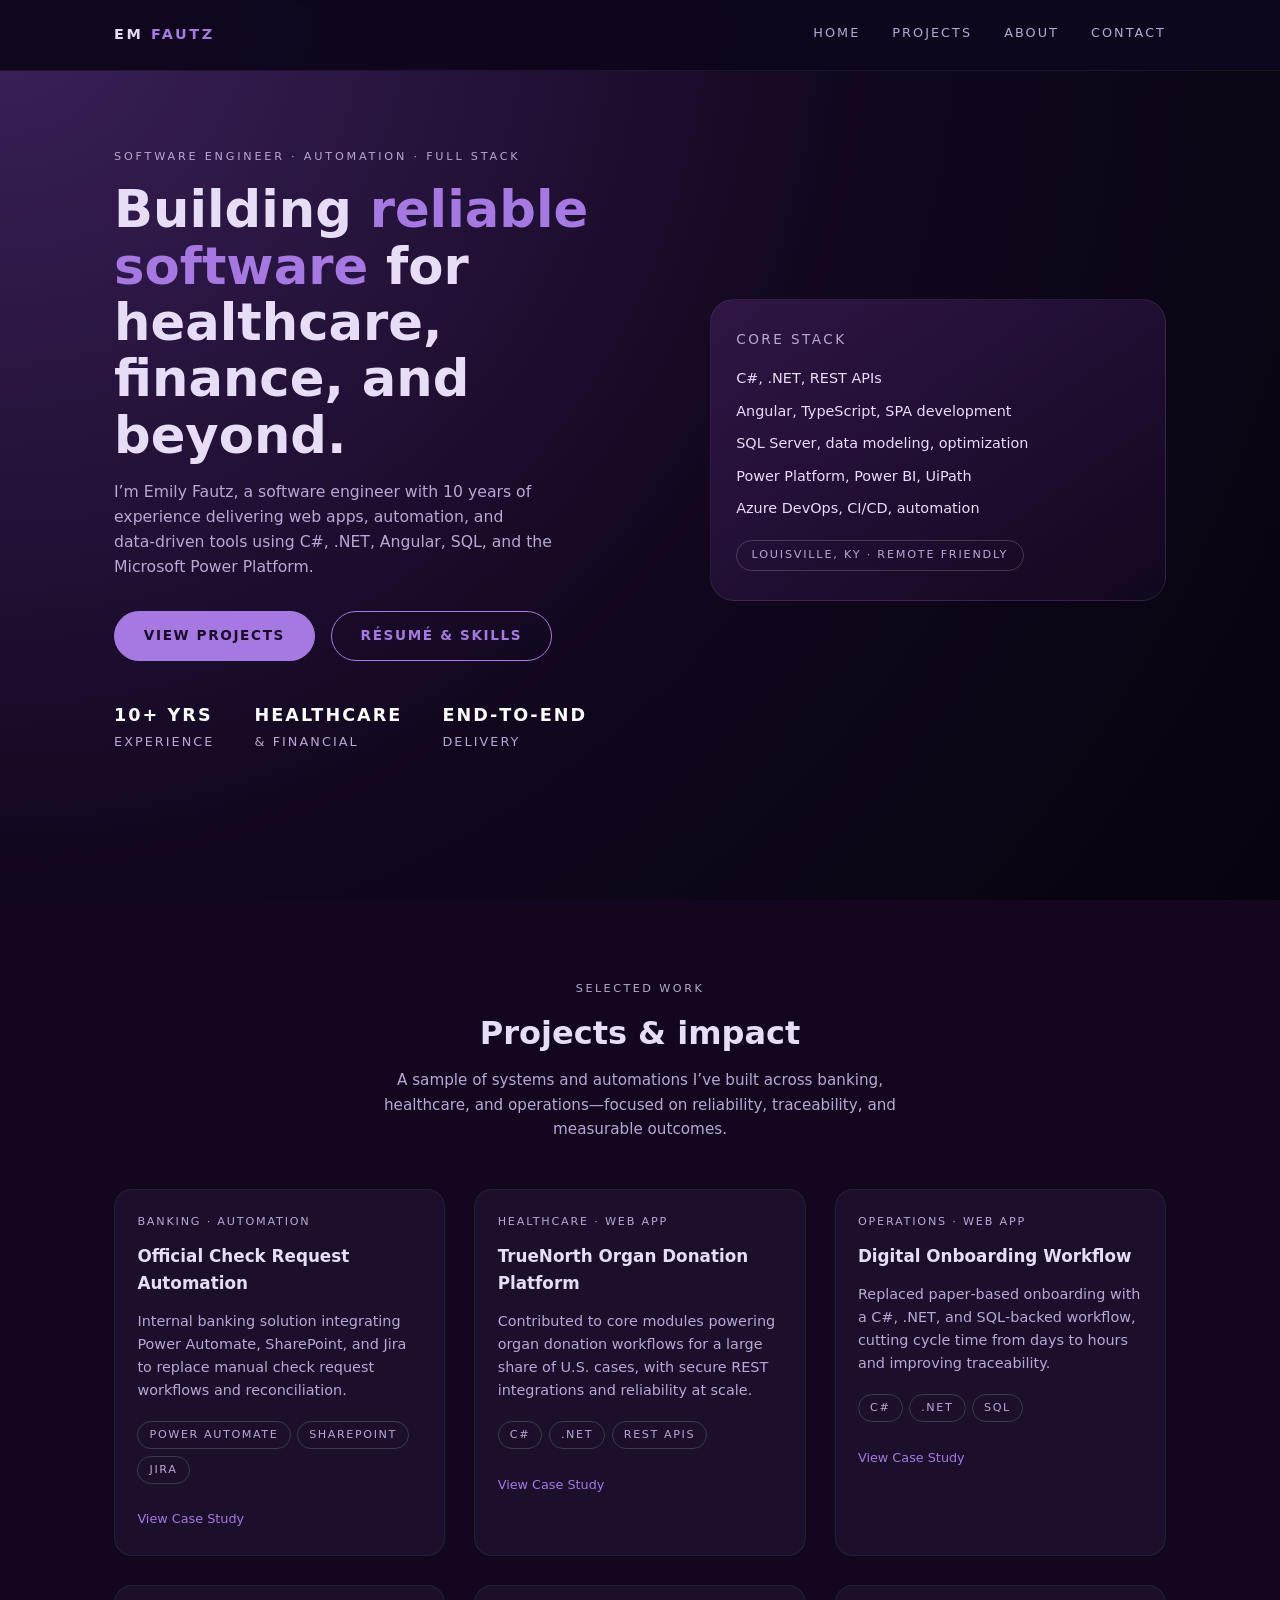
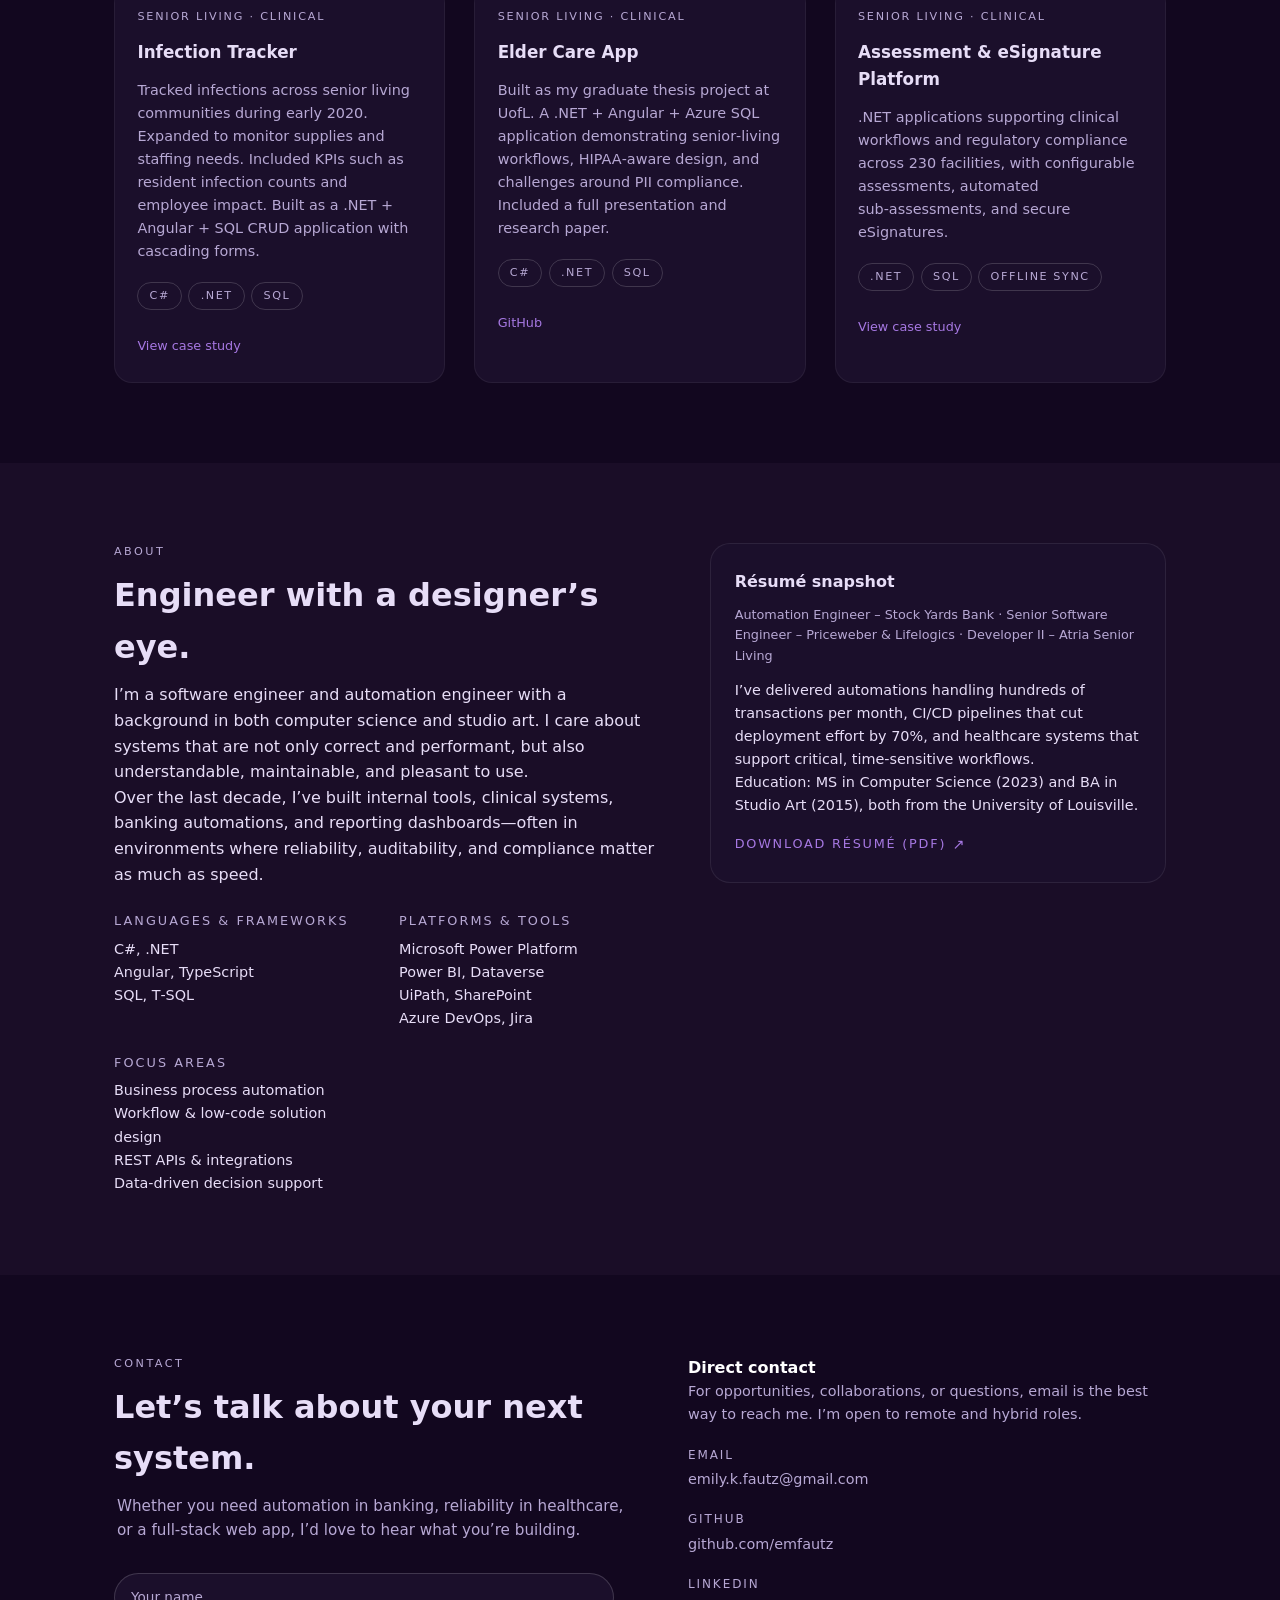
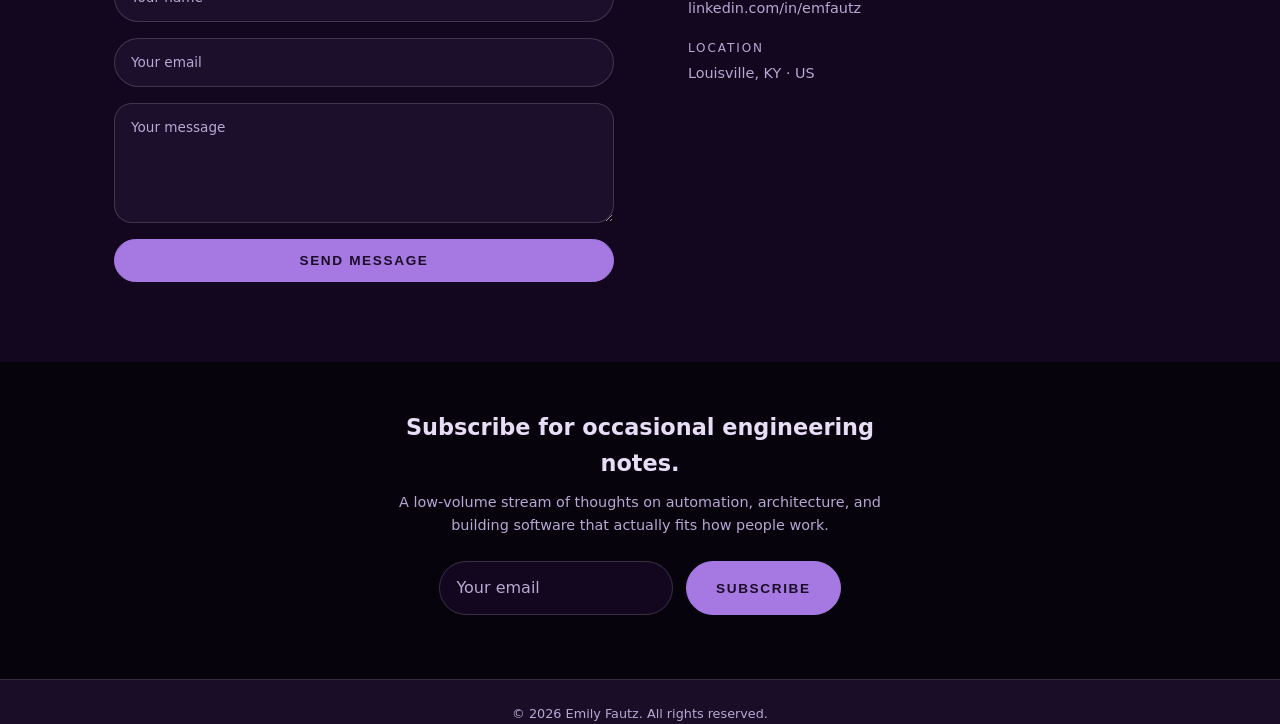
<file: index.html>
<!DOCTYPE html>
<html lang="en">
<head>
  <meta charset="UTF-8" />
  <title>Emily Fautz – Software Engineer</title>
  <meta name="viewport" content="width=device-width, initial-scale=1" />
  <link rel="stylesheet" href="styles.css">
</head>
<body>
  <header>
    <div class="container nav">
      <div class="logo">EM <span>FAUTZ</span></div>
      <nav class="nav-links">
        <a href="#home">Home</a>
        <a href="#projects">Projects</a>
        <a href="#about">About</a>
        <a href="#contact">Contact</a>
      </nav>
    </div>
  </header>

  <main id="home" class="hero">
    <div class="container hero-inner">
      <div>
        <div class="hero-kicker">Software engineer · automation · full stack</div>
        <h1 class="hero-title">
          Building <span>reliable software</span> for healthcare, finance, and beyond.
        </h1>
        <p class="hero-subtitle">
          I’m Emily Fautz, a software engineer with 10 years of experience delivering web apps, automation, and data‑driven
          tools using C#, .NET, Angular, SQL, and the Microsoft Power Platform.
        </p>
        <div class="hero-actions">
          <a href="#projects" class="btn">View projects</a>
          <a href="#about" class="btn btn-outline">Résumé & skills</a>
        </div>
        <div class="hero-meta">
          <div>
            <strong>10+ yrs</strong>
            experience
          </div>
          <div>
            <strong>Healthcare</strong>
            & financial
          </div>
          <div>
            <strong>End‑to‑end</strong>
            delivery
          </div>
        </div>
      </div>

      <aside class="hero-panel">
        <div class="hero-panel-title">Core stack</div>
        <ul class="hero-panel-list">
          <li>C#, .NET, REST APIs</li>
          <li>Angular, TypeScript, SPA development</li>
          <li>SQL Server, data modeling, optimization</li>
          <li>Power Platform, Power BI, UiPath</li>
          <li>Azure DevOps, CI/CD, automation</li>
        </ul>
        <div class="hero-panel-tag">Louisville, KY · Remote friendly</div>
      </aside>
    </div>
  </main>

  <section id="projects" class="projects">
    <div class="container">
      <div class="section-header">
        <div class="section-kicker">Selected work</div>
        <h2 class="section-title">Projects & impact</h2>
        <p class="section-subtitle">
          A sample of systems and automations I’ve built across banking, healthcare, and operations—focused on reliability,
          traceability, and measurable outcomes.
        </p>
      </div>

      <div class="projects-grid">
        <article class="project-card">
          <div class="project-tag">Banking · Automation</div>
          <h3 class="project-title">Official Check Request Automation</h3>
          <p class="project-desc">
            Internal banking solution integrating Power Automate, SharePoint, and Jira to replace manual check request
            workflows and reconciliation.
          </p>
          <div class="project-tech">
            <span class="badge">Power Automate</span>
            <span class="badge">SharePoint</span>
            <span class="badge">Jira</span>
          </div>
          <div class="project-links">
            <a href="case-official-check.html">View Case Study</a>
          </div>
        </article>

        <article class="project-card">
          <div class="project-tag">Healthcare · Web app</div>
          <h3 class="project-title">TrueNorth Organ Donation Platform</h3>
          <p class="project-desc">
            Contributed to core modules powering organ donation workflows for a large share of U.S. cases, with secure REST
            integrations and reliability at scale.
          </p>
          <div class="project-tech">
            <span class="badge">C#</span>
            <span class="badge">.NET</span>
            <span class="badge">REST APIs</span>
          </div>
          <div class="project-links">
            <a href="case-truenorth.html">View Case Study</a>
          </div>
        </article>

        <article class="project-card">
          <div class="project-tag">Operations · Web app</div>
          <h3 class="project-title">Digital Onboarding Workflow</h3>
          <p class="project-desc">
            Replaced paper‑based onboarding with a C#, .NET, and SQL‑backed workflow, cutting cycle time from days to hours
            and improving traceability.
          </p>
          <div class="project-tech">
            <span class="badge">C#</span>
            <span class="badge">.NET</span>
            <span class="badge">SQL</span>
          </div>
          <div class="project-links">
            <a href="case-onboarding.html">View Case Study</a>
          </div>
        </article>

        <article class="project-card">
          <div class="project-tag">Senior living · Clinical</div>
          <h3 class="project-title">Infection Tracker</h3>
          <p class="project-desc">
            Tracked infections across senior living communities during early 2020. Expanded to monitor supplies and staffing needs.
            Included KPIs such as resident infection counts and employee impact. Built as a .NET + Angular + SQL CRUD application
            with cascading forms.
          </p>
          <div class="project-tech">
            <span class="badge">C#</span>
            <span class="badge">.NET</span>
            <span class="badge">SQL</span>
          </div>
          <div class="project-links">
            <a href="case-infection-tracker.html">View case study</a>
          </div>
        </article>
        <article class="project-card">
          <div class="project-tag">Senior living · Clinical</div>
          <h3 class="project-title">Elder Care App</h3>
          <p class="project-desc">
            Built as my graduate thesis project at UofL. A .NET + Angular + Azure SQL application demonstrating senior‑living
            workflows, HIPAA‑aware design, and challenges around PII compliance. Included a full presentation and research paper.
          </p>
          <div class="project-tech">
            <span class="badge">C#</span>
            <span class="badge">.NET</span>
            <span class="badge">SQL</span>
          </div>
          <div class="project-links">
            <a href="https://github.com/emfautz/ElderCareApplication" target="_blank">GitHub</a>
          </div>
        </article>

      <article class="project-card">
        <div class="project-tag">Senior living · Clinical</div>
        <h3 class="project-title">Assessment & eSignature Platform</h3>
        <p class="project-desc">
          .NET applications supporting clinical workflows and regulatory compliance across 230 facilities, with configurable
          assessments, automated sub‑assessments, and secure eSignatures.
        </p>
        <div class="project-tech">
          <span class="badge">.NET</span>
          <span class="badge">SQL</span>
          <span class="badge">Offline sync</span>
        </div>
        <div class="project-links">
          <a href="case-assessment-esignature.html">View case study</a>
        </div>
      </article>

      </div>
    </div>
  </section>

  <section id="about" class="about">
    <div class="container about-inner">
      <div>
        <div class="section-kicker">About</div>
        <h2 class="section-title">Engineer with a designer’s eye.</h2>
        <p>
          I’m a software engineer and automation engineer with a background in both computer science and studio art.
          I care about systems that are not only correct and performant, but also understandable, maintainable, and
          pleasant to use.
        </p>
        <p>
          Over the last decade, I’ve built internal tools, clinical systems, banking automations, and reporting
          dashboards—often in environments where reliability, auditability, and compliance matter as much as speed.
        </p>

        <div class="skills-grid">
          <div>
            <div class="skills-group-title">Languages & frameworks</div>
            <ul class="skills-group-list">
              <li>C#, .NET</li>
              <li>Angular, TypeScript</li>
              <li>SQL, T‑SQL</li>
            </ul>
          </div>
          <div>
            <div class="skills-group-title">Platforms & tools</div>
            <ul class="skills-group-list">
              <li>Microsoft Power Platform</li>
              <li>Power BI, Dataverse</li>
              <li>UiPath, SharePoint</li>
              <li>Azure DevOps, Jira</li>
            </ul>
          </div>
          <div>
            <div class="skills-group-title">Focus areas</div>
            <ul class="skills-group-list">
              <li>Business process automation</li>
              <li>Workflow & low‑code solution design</li>
              <li>REST APIs & integrations</li>
              <li>Data‑driven decision support</li>
            </ul>
          </div>
        </div>
      </div>

      <aside class="resume-panel">
        <h3>Résumé snapshot</h3>
        <div class="resume-meta">
          Automation Engineer – Stock Yards Bank · Senior Software Engineer – Priceweber & Lifelogics · Developer II – Atria
          Senior Living
        </div>
        <p>
          I’ve delivered automations handling hundreds of transactions per month, CI/CD pipelines that cut deployment
          effort by 70%, and healthcare systems that support critical, time‑sensitive workflows.
        </p>
        <p>
          Education: MS in Computer Science (2023) and BA in Studio Art (2015), both from the University of Louisville.
        </p>
        <a class="resume-link" href="resume.pdf" download>Download résumé (PDF)</a>
      </aside>
    </div>
  </section>

  <section id="contact" class="contact">
    <div class="container contact-inner">
      <div>
        <div class="section-kicker">Contact</div>
        <h2 class="section-title">Let’s talk about your next system.</h2>
        <p class="section-subtitle">
          Whether you need automation in banking, reliability in healthcare, or a full‑stack web app, I’d love to hear
          what you’re building.
        </p>

      <form id="contact-form" class="contact-form">
        <div class="field"><input type="text" name="name" placeholder="Your name" required></div>
        <div class="field"><input type="email" name="email" placeholder="Your email" required></div>
        <div class="field"><textarea name="message" placeholder="Your message" required></textarea></div>
        
        
        

        <!-- Honeypot field -->
        <input type="text" name="_gotcha" style="display:none">
        <button type="submit" class="btn">Send Message</button>
      </form>
      </div>
      <!-- POPUP -->
      <div id="contact-popup" class="contact-popup">
        <p>Thank you! Your message has been sent.</p>
      </div>

      <div class="contact-info">
        <div>
          <h3>Direct contact</h3>
          <p>
            For opportunities, collaborations, or questions, email is the best way to reach me. I’m open to remote and
            hybrid roles.
          </p>
        </div>
        <div class="contact-item">
          <span>Email</span>
          <a href="mailto:emily.k.fautz@gmail.com">emily.k.fautz@gmail.com</a>
        </div>
        <div class="contact-item">
          <span>GitHub</span>
          <a href="https://github.com/emfautz" target="_blank">github.com/emfautz</a>
        </div>
        <div class="contact-item">
          <span>LinkedIn</span>
          <a href="https://linkedin.com/in/emfautz" target="_blank">linkedin.com/in/emfautz</a>
        </div>
        <div class="contact-item">
          <span>Location</span>
          Louisville, KY · US
        </div>
      </div>
    </div>
  </section>

  <section class="newsletter">
    <div class="container">
      <div class="newsletter-inner">
        <h3 class="newsletter-title">Subscribe for occasional engineering notes.</h3>
        <p class="newsletter-subtitle">
          A low‑volume stream of thoughts on automation, architecture, and building software that actually fits how people work.
        </p>

      <form id="subscribe-form" class="newsletter-form">
        <input type="email" name="email" placeholder="Your email" required>

        <!-- Honeypot -->
        <input type="text" name="_gotcha" style="display:none">

        <button type="submit" class="btn">Subscribe</button>
      </form>

      <!-- Popup -->
      <div id="subscribe-popup" class="contact-popup">
        <p>You're subscribed!</p>
      </div>
    </div> <!-- Closes newsletter-inner -->
  </div> <!-- Closes container -->
</section>

<footer>
  <div class="container">
    &copy; <span id="year"></span> Emily Fautz. All rights reserved.
  </div>
</footer>

<script src="main.js"></script>
</body>
</html>
</file>
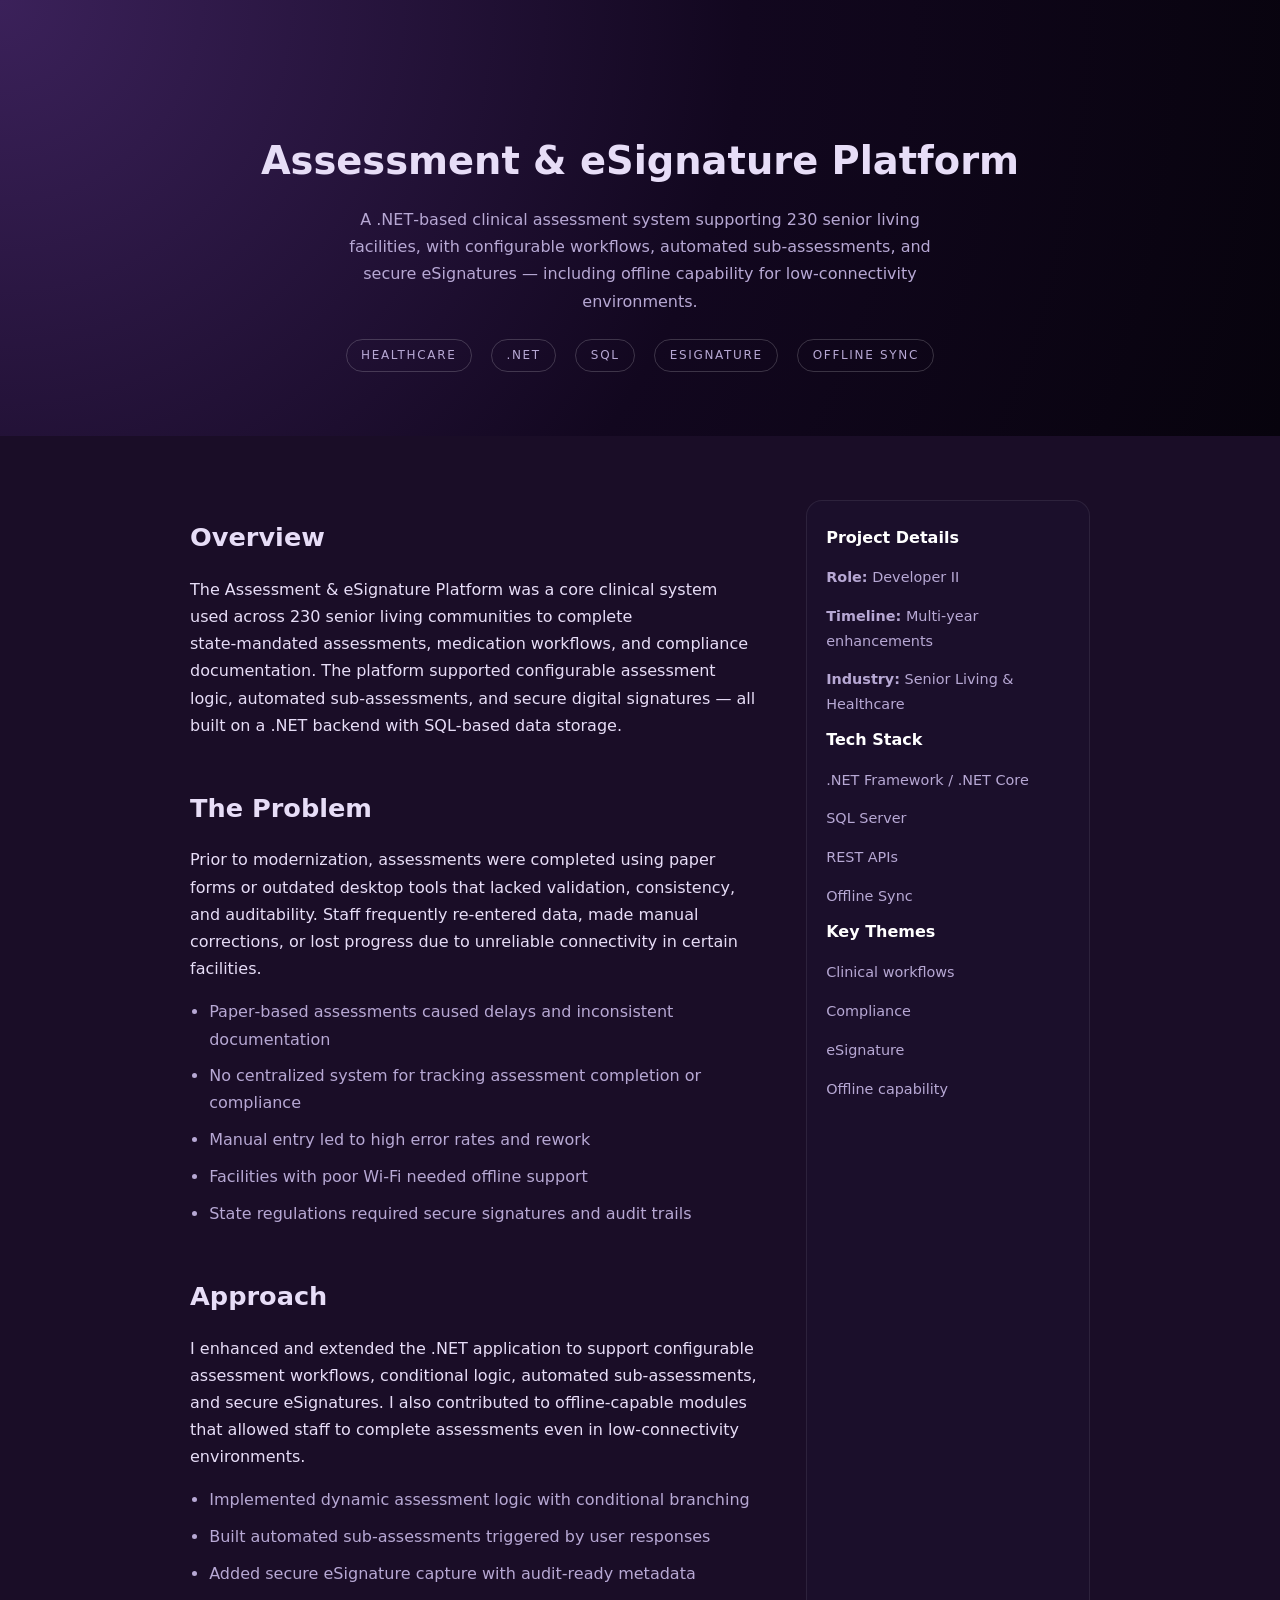
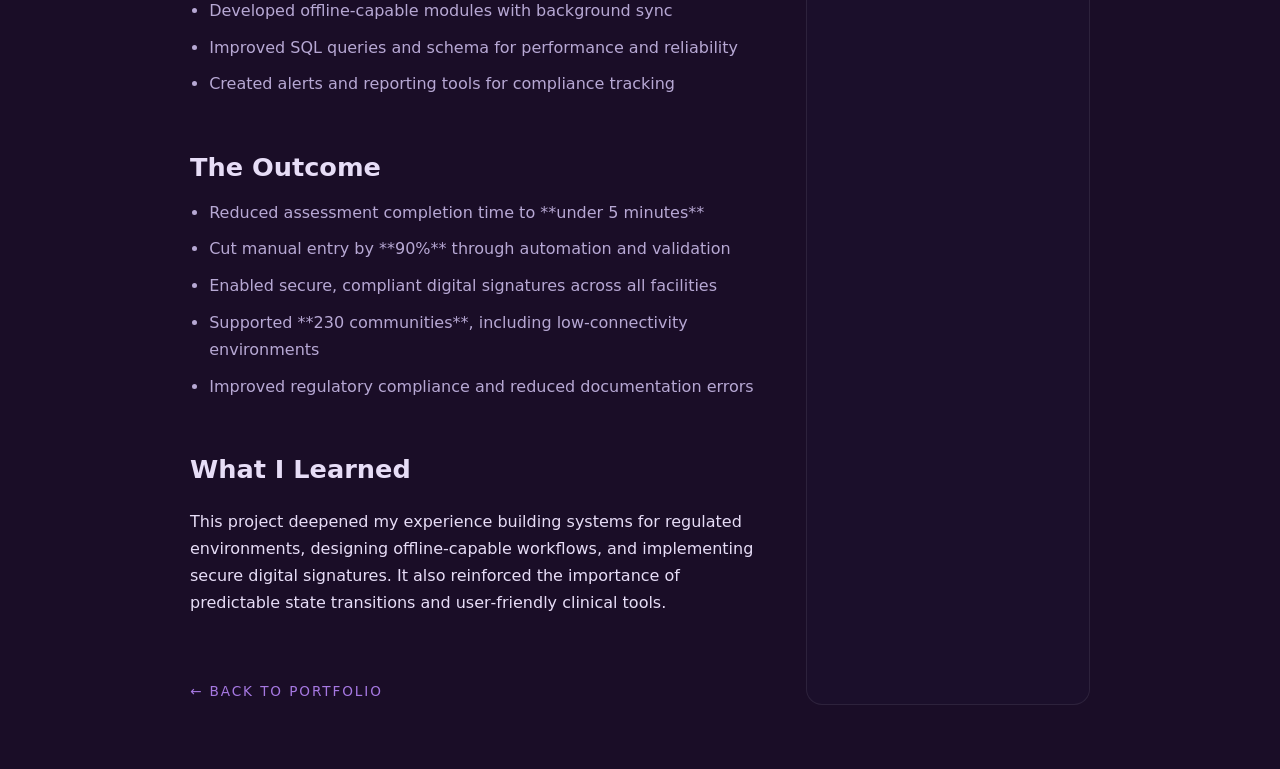
<file: case-assessment-esignature.html>
<!DOCTYPE html>
<html lang="en">
<head>
  <meta charset="UTF-8" />
  <meta name="viewport" content="width=device-width, initial-scale=1.0" />
  <title>Case Study – Assessment & eSignature Platform</title>

  <style>
    :root {
      --primary: #2F1645;
      --primary-dark: #1A0D27;
      --accent: #A678E2;
      --text: #e7ddf7;
      --text-muted: #b7a8d4;
      --bg: #12071f;
      --panel: #1b0f2b;
      --max-width: 900px;
    }

    body {
      margin: 0;
      font-family: system-ui, sans-serif;
      background: var(--primary-dark);
      color: var(--text);
      line-height: 1.7;
    }

    a {
      color: var(--accent);
      text-decoration: none;
    }

    .container {
      max-width: var(--max-width);
      margin: 0 auto;
      padding: 2rem 1.5rem 4rem;
    }

    /* Hero */
    .hero {
      padding: 6rem 1.5rem 4rem;
      background: radial-gradient(circle at top left, #3b215a 0, #12071f 55%, #07030d 100%);
      text-align: center;
    }

    .hero-title {
      font-size: 2.4rem;
      font-weight: 700;
      margin-bottom: 0.8rem;
    }

    .hero-subtitle {
      max-width: 600px;
      margin: 0.5rem auto 1.5rem;
      color: var(--text-muted);
      font-size: 1rem;
    }

    .hero-meta {
      display: flex;
      justify-content: center;
      gap: 1.2rem;
      flex-wrap: wrap;
      margin-top: 1rem;
    }

    .badge {
      padding: 0.35rem 0.9rem;
      border-radius: 999px;
      border: 1px solid rgba(255, 255, 255, 0.18);
      font-size: 0.75rem;
      text-transform: uppercase;
      letter-spacing: 0.14em;
      color: var(--text-muted);
    }

    /* Section headings */
    h2 {
      font-size: 1.6rem;
      margin-top: 3rem;
      margin-bottom: 0.6rem;
      font-weight: 700;
    }

    p {
      margin-bottom: 1rem;
      color: var(--text);
    }

    ul {
      margin: 0.5rem 0 1.5rem 1.2rem;
      padding: 0;
    }

    li {
      margin-bottom: 0.6rem;
      color: var(--text-muted);
    }

    /* Side panel */
    .side-panel {
      background: var(--panel);
      border: 1px solid rgba(255, 255, 255, 0.08);
      padding: 1.4rem 1.2rem;
      border-radius: 16px;
      margin-top: 2rem;
    }

    .side-panel h3 {
      margin-top: 0;
      margin-bottom: 0.6rem;
      font-size: 1rem;
      color: #fff;
    }

    .side-panel p {
      margin-bottom: 0.6rem;
      color: var(--text-muted);
      font-size: 0.9rem;
    }

    .back-link {
      display: inline-block;
      margin-top: 3rem;
      font-size: 0.85rem;
      text-transform: uppercase;
      letter-spacing: 0.14em;
      color: var(--accent);
    }

    .back-link::before {
      content: "← ";
      color: var(--accent);
    }

    @media (min-width: 900px) {
      .case-layout {
        display: grid;
        grid-template-columns: 2fr 1fr;
        gap: 3rem;
      }
    }
  </style>
</head>

<body>

  <!-- Hero -->
  <section class="hero">
    <h1 class="hero-title">Assessment & eSignature Platform</h1>
    <p class="hero-subtitle">
      A .NET‑based clinical assessment system supporting 230 senior living facilities, with configurable workflows,
      automated sub‑assessments, and secure eSignatures — including offline capability for low‑connectivity environments.
    </p>

    <div class="hero-meta">
      <span class="badge">Healthcare</span>
      <span class="badge">.NET</span>
      <span class="badge">SQL</span>
      <span class="badge">eSignature</span>
      <span class="badge">Offline Sync</span>
    </div>
  </section>

  <!-- Content -->
  <div class="container case-layout">

    <div>
      <h2>Overview</h2>
      <p>
        The Assessment & eSignature Platform was a core clinical system used across 230 senior living communities to
        complete state‑mandated assessments, medication workflows, and compliance documentation. The platform supported
        configurable assessment logic, automated sub‑assessments, and secure digital signatures — all built on a .NET
        backend with SQL‑based data storage.
      </p>

      <h2>The Problem</h2>
      <p>
        Prior to modernization, assessments were completed using paper forms or outdated desktop tools that lacked
        validation, consistency, and auditability. Staff frequently re‑entered data, made manual corrections, or lost
        progress due to unreliable connectivity in certain facilities.
      </p>

      <ul>
        <li>Paper‑based assessments caused delays and inconsistent documentation</li>
        <li>No centralized system for tracking assessment completion or compliance</li>
        <li>Manual entry led to high error rates and rework</li>
        <li>Facilities with poor Wi‑Fi needed offline support</li>
        <li>State regulations required secure signatures and audit trails</li>
      </ul>

      <h2>Approach</h2>
      <p>
        I enhanced and extended the .NET application to support configurable assessment workflows, conditional logic,
        automated sub‑assessments, and secure eSignatures. I also contributed to offline‑capable modules that allowed staff
        to complete assessments even in low‑connectivity environments.
      </p>

      <ul>
        <li>Implemented dynamic assessment logic with conditional branching</li>
        <li>Built automated sub‑assessments triggered by user responses</li>
        <li>Added secure eSignature capture with audit‑ready metadata</li>
        <li>Developed offline‑capable modules with background sync</li>
        <li>Improved SQL queries and schema for performance and reliability</li>
        <li>Created alerts and reporting tools for compliance tracking</li>
      </ul>

      <h2>The Outcome</h2>
      <ul>
        <li>Reduced assessment completion time to **under 5 minutes**</li>
        <li>Cut manual entry by **90%** through automation and validation</li>
        <li>Enabled secure, compliant digital signatures across all facilities</li>
        <li>Supported **230 communities**, including low‑connectivity environments</li>
        <li>Improved regulatory compliance and reduced documentation errors</li>
      </ul>

      <h2>What I Learned</h2>
      <p>
        This project deepened my experience building systems for regulated environments, designing offline‑capable
        workflows, and implementing secure digital signatures. It also reinforced the importance of predictable state
        transitions and user‑friendly clinical tools.
      </p>

      <a href="index.html" class="back-link">Back to portfolio</a>
    </div>

    <!-- Side Panel -->
    <aside class="side-panel">
      <h3>Project Details</h3>
      <p><strong>Role:</strong> Developer II</p>
      <p><strong>Timeline:</strong> Multi‑year enhancements</p>
      <p><strong>Industry:</strong> Senior Living & Healthcare</p>

      <h3>Tech Stack</h3>
      <p>.NET Framework / .NET Core</p>
      <p>SQL Server</p>
      <p>REST APIs</p>
      <p>Offline Sync</p>

      <h3>Key Themes</h3>
      <p>Clinical workflows</p>
      <p>Compliance</p>
      <p>eSignature</p>
      <p>Offline capability</p>
    </aside>

  </div>

</body>
</html>
</file>
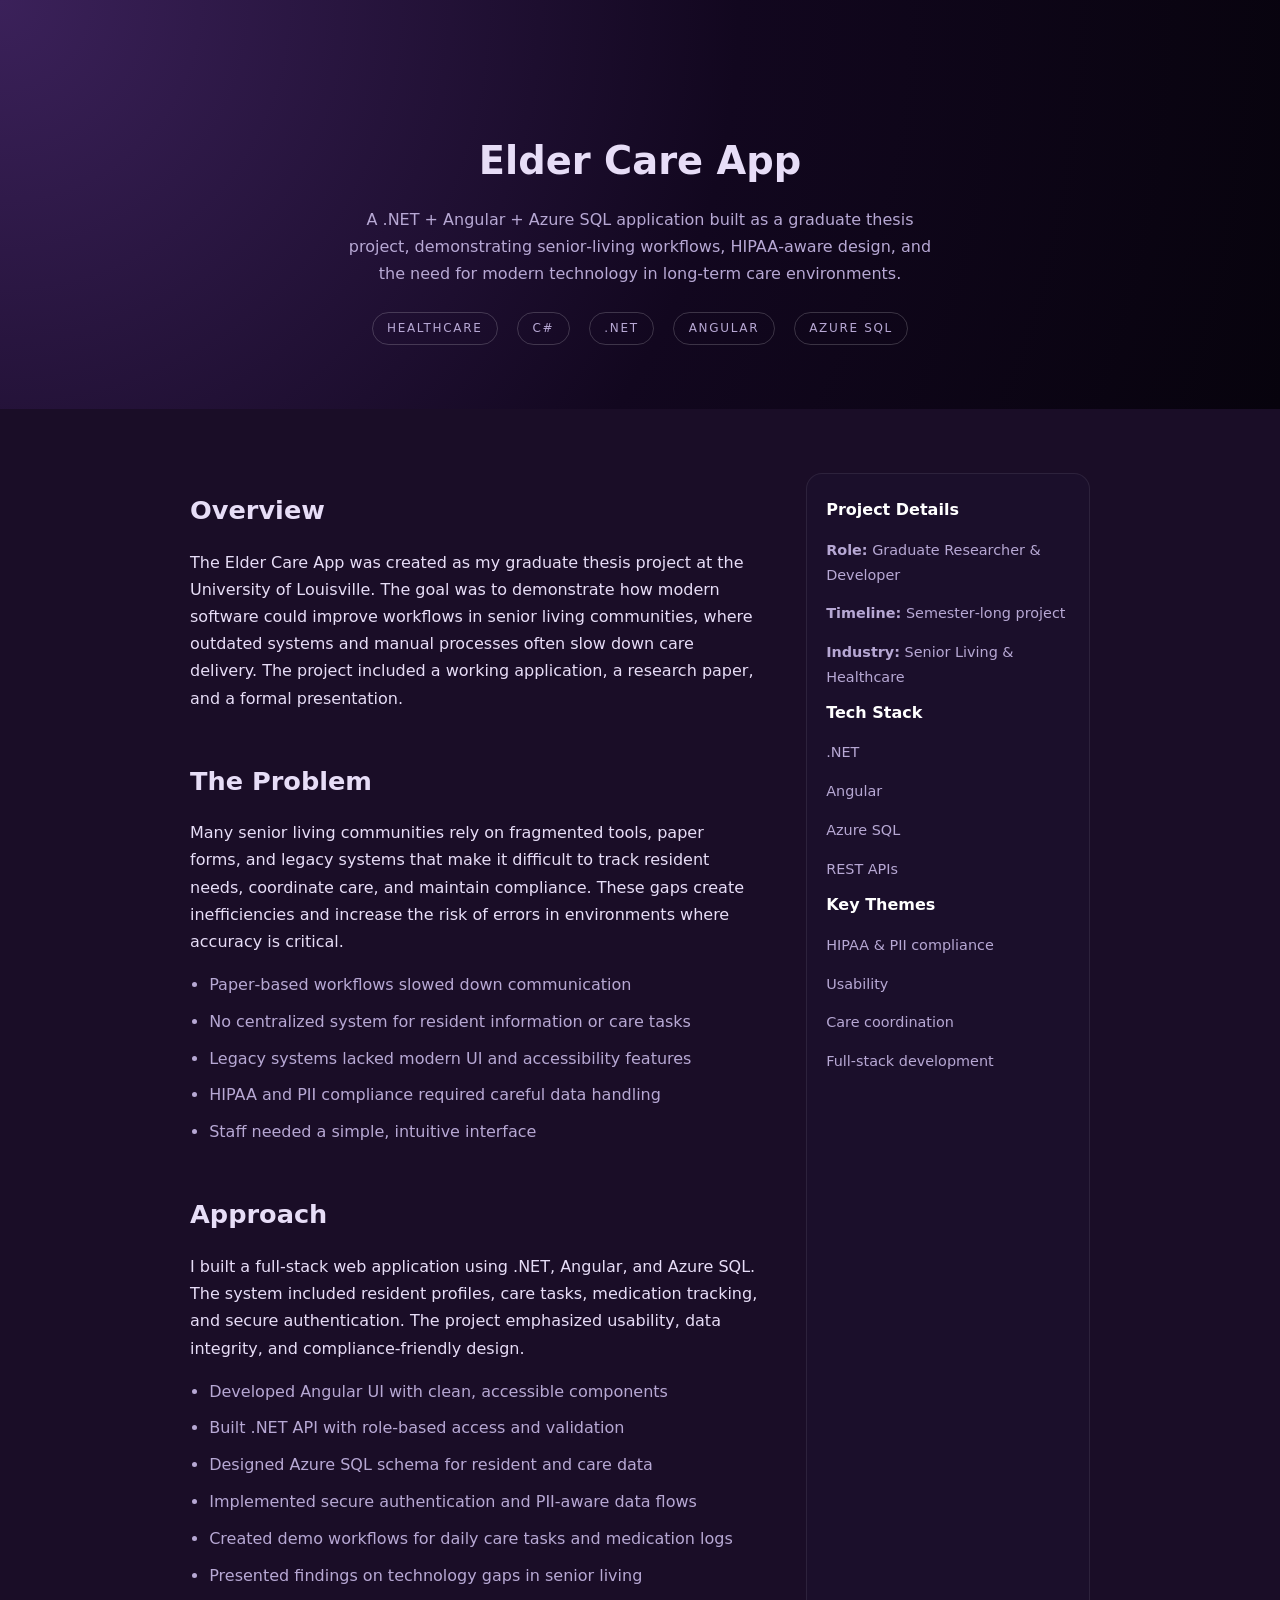
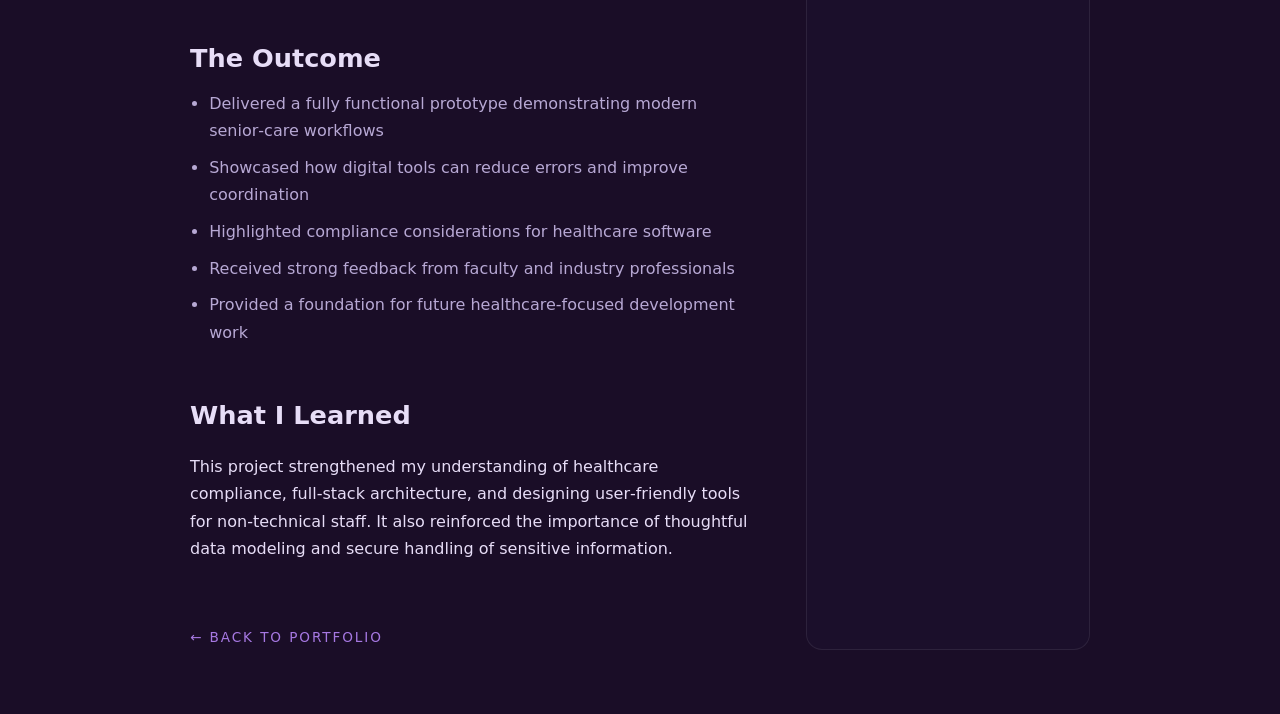
<file: case-elder-care.html>
<!DOCTYPE html>
<html lang="en">
<head>
  <meta charset="UTF-8" />
  <meta name="viewport" content="width=device-width, initial-scale=1.0" />
  <title>Case Study – Elder Care App</title>

  <style>
    :root {
      --primary: #2F1645;
      --primary-dark: #1A0D27;
      --accent: #A678E2;
      --text: #e7ddf7;
      --text-muted: #b7a8d4;
      --bg: #12071f;
      --panel: #1b0f2b;
      --max-width: 900px;
    }

    body {
      margin: 0;
      font-family: system-ui, sans-serif;
      background: var(--primary-dark);
      color: var(--text);
      line-height: 1.7;
    }

    a {
      color: var(--accent);
      text-decoration: none;
    }

    .container {
      max-width: var(--max-width);
      margin: 0 auto;
      padding: 2rem 1.5rem 4rem;
    }

    /* Hero */
    .hero {
      padding: 6rem 1.5rem 4rem;
      background: radial-gradient(circle at top left, #3b215a 0, #12071f 55%, #07030d 100%);
      text-align: center;
    }

    .hero-title {
      font-size: 2.4rem;
      font-weight: 700;
      margin-bottom: 0.8rem;
    }

    .hero-subtitle {
      max-width: 600px;
      margin: 0.5rem auto 1.5rem;
      color: var(--text-muted);
      font-size: 1rem;
    }

    .hero-meta {
      display: flex;
      justify-content: center;
      gap: 1.2rem;
      flex-wrap: wrap;
      margin-top: 1rem;
    }

    .badge {
      padding: 0.35rem 0.9rem;
      border-radius: 999px;
      border: 1px solid rgba(255, 255, 255, 0.18);
      font-size: 0.75rem;
      text-transform: uppercase;
      letter-spacing: 0.14em;
      color: var(--text-muted);
    }

    /* Section headings */
    h2 {
      font-size: 1.6rem;
      margin-top: 3rem;
      margin-bottom: 0.6rem;
      font-weight: 700;
    }

    p {
      margin-bottom: 1rem;
      color: var(--text);
    }

    ul {
      margin: 0.5rem 0 1.5rem 1.2rem;
      padding: 0;
    }

    li {
      margin-bottom: 0.6rem;
      color: var(--text-muted);
    }

    /* Side panel */
    .side-panel {
      background: var(--panel);
      border: 1px solid rgba(255, 255, 255, 0.08);
      padding: 1.4rem 1.2rem;
      border-radius: 16px;
      margin-top: 2rem;
    }

    .side-panel h3 {
      margin-top: 0;
      margin-bottom: 0.6rem;
      font-size: 1rem;
      color: #fff;
    }

    .side-panel p {
      margin-bottom: 0.6rem;
      color: var(--text-muted);
      font-size: 0.9rem;
    }

    .back-link {
      display: inline-block;
      margin-top: 3rem;
      font-size: 0.85rem;
      text-transform: uppercase;
      letter-spacing: 0.14em;
      color: var(--accent);
    }

    .back-link::before {
      content: "← ";
      color: var(--accent);
    }

    @media (min-width: 900px) {
      .case-layout {
        display: grid;
        grid-template-columns: 2fr 1fr;
        gap: 3rem;
      }
    }
  </style>
</head>

<body>

  <!-- Hero -->
  <section class="hero">
    <h1 class="hero-title">Elder Care App</h1>
    <p class="hero-subtitle">
      A .NET + Angular + Azure SQL application built as a graduate thesis project, demonstrating senior‑living workflows,
      HIPAA‑aware design, and the need for modern technology in long‑term care environments.
    </p>

    <div class="hero-meta">
      <span class="badge">Healthcare</span>
      <span class="badge">C#</span>
      <span class="badge">.NET</span>
      <span class="badge">Angular</span>
      <span class="badge">Azure SQL</span>
    </div>
  </section>

  <!-- Content -->
  <div class="container case-layout">

    <div>
      <h2>Overview</h2>
      <p>
        The Elder Care App was created as my graduate thesis project at the University of Louisville. The goal was to
        demonstrate how modern software could improve workflows in senior living communities, where outdated systems and
        manual processes often slow down care delivery. The project included a working application, a research paper, and
        a formal presentation.
      </p>

      <h2>The Problem</h2>
      <p>
        Many senior living communities rely on fragmented tools, paper forms, and legacy systems that make it difficult to
        track resident needs, coordinate care, and maintain compliance. These gaps create inefficiencies and increase the
        risk of errors in environments where accuracy is critical.
      </p>

      <ul>
        <li>Paper‑based workflows slowed down communication</li>
        <li>No centralized system for resident information or care tasks</li>
        <li>Legacy systems lacked modern UI and accessibility features</li>
        <li>HIPAA and PII compliance required careful data handling</li>
        <li>Staff needed a simple, intuitive interface</li>
      </ul>

      <h2>Approach</h2>
      <p>
        I built a full‑stack web application using .NET, Angular, and Azure SQL. The system included resident profiles,
        care tasks, medication tracking, and secure authentication. The project emphasized usability, data integrity, and
        compliance‑friendly design.
      </p>

      <ul>
        <li>Developed Angular UI with clean, accessible components</li>
        <li>Built .NET API with role‑based access and validation</li>
        <li>Designed Azure SQL schema for resident and care data</li>
        <li>Implemented secure authentication and PII‑aware data flows</li>
        <li>Created demo workflows for daily care tasks and medication logs</li>
        <li>Presented findings on technology gaps in senior living</li>
      </ul>

      <h2>The Outcome</h2>
      <ul>
        <li>Delivered a fully functional prototype demonstrating modern senior‑care workflows</li>
        <li>Showcased how digital tools can reduce errors and improve coordination</li>
        <li>Highlighted compliance considerations for healthcare software</li>
        <li>Received strong feedback from faculty and industry professionals</li>
        <li>Provided a foundation for future healthcare‑focused development work</li>
      </ul>

      <h2>What I Learned</h2>
      <p>
        This project strengthened my understanding of healthcare compliance, full‑stack architecture, and designing
        user‑friendly tools for non‑technical staff. It also reinforced the importance of thoughtful data modeling and
        secure handling of sensitive information.
      </p>

      <a href="index.html" class="back-link">Back to portfolio</a>
    </div>

    <!-- Side Panel -->
    <aside class="side-panel">
      <h3>Project Details</h3>
      <p><strong>Role:</strong> Graduate Researcher & Developer</p>
      <p><strong>Timeline:</strong> Semester‑long project</p>
      <p><strong>Industry:</strong> Senior Living & Healthcare</p>

      <h3>Tech Stack</h3>
      <p>.NET</p>
      <p>Angular</p>
      <p>Azure SQL</p>
      <p>REST APIs</p>

      <h3>Key Themes</h3>
      <p>HIPAA & PII compliance</p>
      <p>Usability</p>
      <p>Care coordination</p>
      <p>Full‑stack development</p>
    </aside>

  </div>

</body>
</html>
</file>
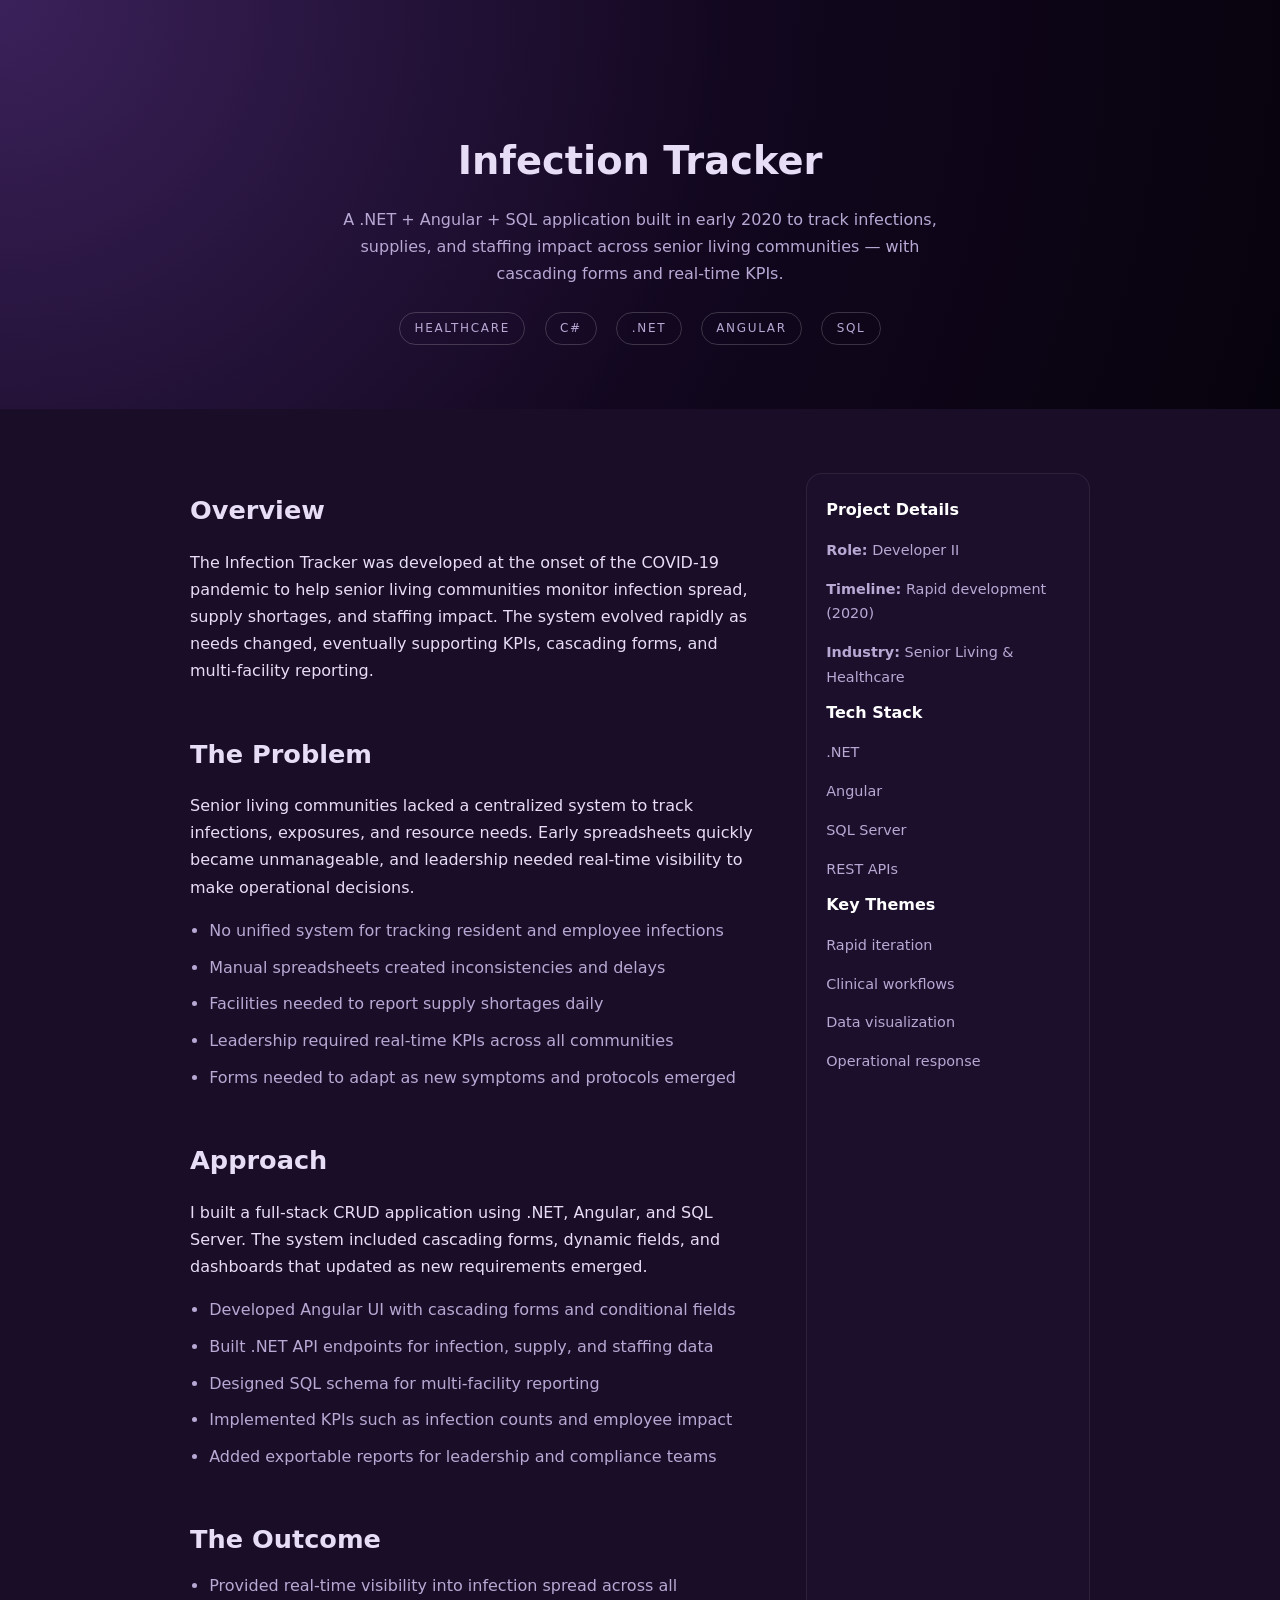
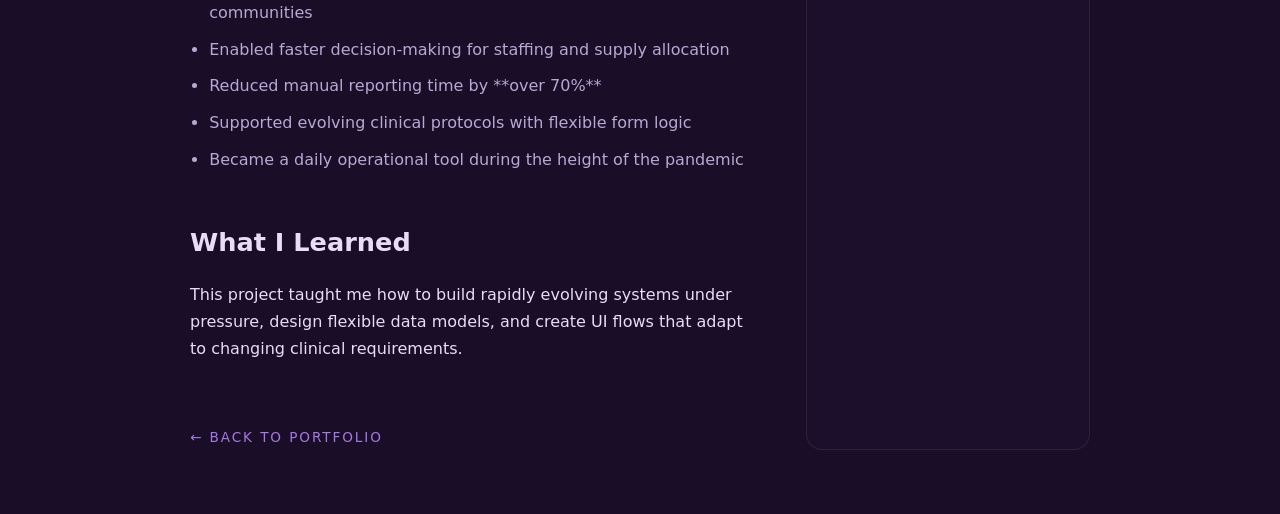
<file: case-infection-tracker.html>
<!DOCTYPE html>
<html lang="en">
<head>
  <meta charset="UTF-8" />
  <meta name="viewport" content="width=device-width, initial-scale=1.0" />
  <title>Case Study – Infection Tracker</title>

  <style>
    :root {
      --primary: #2F1645;
      --primary-dark: #1A0D27;
      --accent: #A678E2;
      --text: #e7ddf7;
      --text-muted: #b7a8d4;
      --bg: #12071f;
      --panel: #1b0f2b;
      --max-width: 900px;
    }

    body {
      margin: 0;
      font-family: system-ui, sans-serif;
      background: var(--primary-dark);
      color: var(--text);
      line-height: 1.7;
    }

    a {
      color: var(--accent);
      text-decoration: none;
    }

    .container {
      max-width: var(--max-width);
      margin: 0 auto;
      padding: 2rem 1.5rem 4rem;
    }

    .hero {
      padding: 6rem 1.5rem 4rem;
      background: radial-gradient(circle at top left, #3b215a 0, #12071f 55%, #07030d 100%);
      text-align: center;
    }

    .hero-title {
      font-size: 2.4rem;
      font-weight: 700;
      margin-bottom: 0.8rem;
    }

    .hero-subtitle {
      max-width: 600px;
      margin: 0.5rem auto 1.5rem;
      color: var(--text-muted);
      font-size: 1rem;
    }

    .hero-meta {
      display: flex;
      justify-content: center;
      gap: 1.2rem;
      flex-wrap: wrap;
      margin-top: 1rem;
    }

    .badge {
      padding: 0.35rem 0.9rem;
      border-radius: 999px;
      border: 1px solid rgba(255, 255, 255, 0.18);
      font-size: 0.75rem;
      text-transform: uppercase;
      letter-spacing: 0.14em;
      color: var(--text-muted);
    }

    h2 {
      font-size: 1.6rem;
      margin-top: 3rem;
      margin-bottom: 0.6rem;
      font-weight: 700;
    }

    p {
      margin-bottom: 1rem;
      color: var(--text);
    }

    ul {
      margin: 0.5rem 0 1.5rem 1.2rem;
      padding: 0;
    }

    li {
      margin-bottom: 0.6rem;
      color: var(--text-muted);
    }

    .side-panel {
      background: var(--panel);
      border: 1px solid rgba(255, 255, 255, 0.08);
      padding: 1.4rem 1.2rem;
      border-radius: 16px;
      margin-top: 2rem;
    }

    .side-panel h3 {
      margin-top: 0;
      margin-bottom: 0.6rem;
      font-size: 1rem;
      color: #fff;
    }

    .side-panel p {
      margin-bottom: 0.6rem;
      color: var(--text-muted);
      font-size: 0.9rem;
    }

    .back-link {
      display: inline-block;
      margin-top: 3rem;
      font-size: 0.85rem;
      text-transform: uppercase;
      letter-spacing: 0.14em;
      color: var(--accent);
    }

    .back-link::before {
      content: "← ";
      color: var(--accent);
    }

    @media (min-width: 900px) {
      .case-layout {
        display: grid;
        grid-template-columns: 2fr 1fr;
        gap: 3rem;
      }
    }
  </style>
</head>

<body>

  <section class="hero">
    <h1 class="hero-title">Infection Tracker</h1>
    <p class="hero-subtitle">
      A .NET + Angular + SQL application built in early 2020 to track infections, supplies, and staffing impact across
      senior living communities — with cascading forms and real‑time KPIs.
    </p>

    <div class="hero-meta">
      <span class="badge">Healthcare</span>
      <span class="badge">C#</span>
      <span class="badge">.NET</span>
      <span class="badge">Angular</span>
      <span class="badge">SQL</span>
    </div>
  </section>

  <div class="container case-layout">

    <div>
      <h2>Overview</h2>
      <p>
        The Infection Tracker was developed at the onset of the COVID‑19 pandemic to help senior living communities
        monitor infection spread, supply shortages, and staffing impact. The system evolved rapidly as needs changed,
        eventually supporting KPIs, cascading forms, and multi‑facility reporting.
      </p>

      <h2>The Problem</h2>
      <p>
        Senior living communities lacked a centralized system to track infections, exposures, and resource needs. Early
        spreadsheets quickly became unmanageable, and leadership needed real‑time visibility to make operational decisions.
      </p>

      <ul>
        <li>No unified system for tracking resident and employee infections</li>
        <li>Manual spreadsheets created inconsistencies and delays</li>
        <li>Facilities needed to report supply shortages daily</li>
        <li>Leadership required real‑time KPIs across all communities</li>
        <li>Forms needed to adapt as new symptoms and protocols emerged</li>
      </ul>

      <h2>Approach</h2>
      <p>
        I built a full‑stack CRUD application using .NET, Angular, and SQL Server. The system included cascading forms,
        dynamic fields, and dashboards that updated as new requirements emerged.
      </p>

      <ul>
        <li>Developed Angular UI with cascading forms and conditional fields</li>
        <li>Built .NET API endpoints for infection, supply, and staffing data</li>
        <li>Designed SQL schema for multi‑facility reporting</li>
        <li>Implemented KPIs such as infection counts and employee impact</li>
        <li>Added exportable reports for leadership and compliance teams</li>
      </ul>

      <h2>The Outcome</h2>
      <ul>
        <li>Provided real‑time visibility into infection spread across all communities</li>
        <li>Enabled faster decision‑making for staffing and supply allocation</li>
        <li>Reduced manual reporting time by **over 70%**</li>
        <li>Supported evolving clinical protocols with flexible form logic</li>
        <li>Became a daily operational tool during the height of the pandemic</li>
      </ul>

      <h2>What I Learned</h2>
      <p>
        This project taught me how to build rapidly evolving systems under pressure, design flexible data models, and
        create UI flows that adapt to changing clinical requirements.
      </p>

      <a href="index.html" class="back-link">Back to portfolio</a>
    </div>

    <aside class="side-panel">
      <h3>Project Details</h3>
      <p><strong>Role:</strong> Developer II</p>
      <p><strong>Timeline:</strong> Rapid development (2020)</p>
      <p><strong>Industry:</strong> Senior Living & Healthcare</p>

      <h3>Tech Stack</h3>
      <p>.NET</p>
      <p>Angular</p>
      <p>SQL Server</p>
      <p>REST APIs</p>

      <h3>Key Themes</h3>
      <p>Rapid iteration</p>
      <p>Clinical workflows</p>
      <p>Data visualization</p>
      <p>Operational response</p>
    </aside>

  </div>

</body>
</html>
</file>
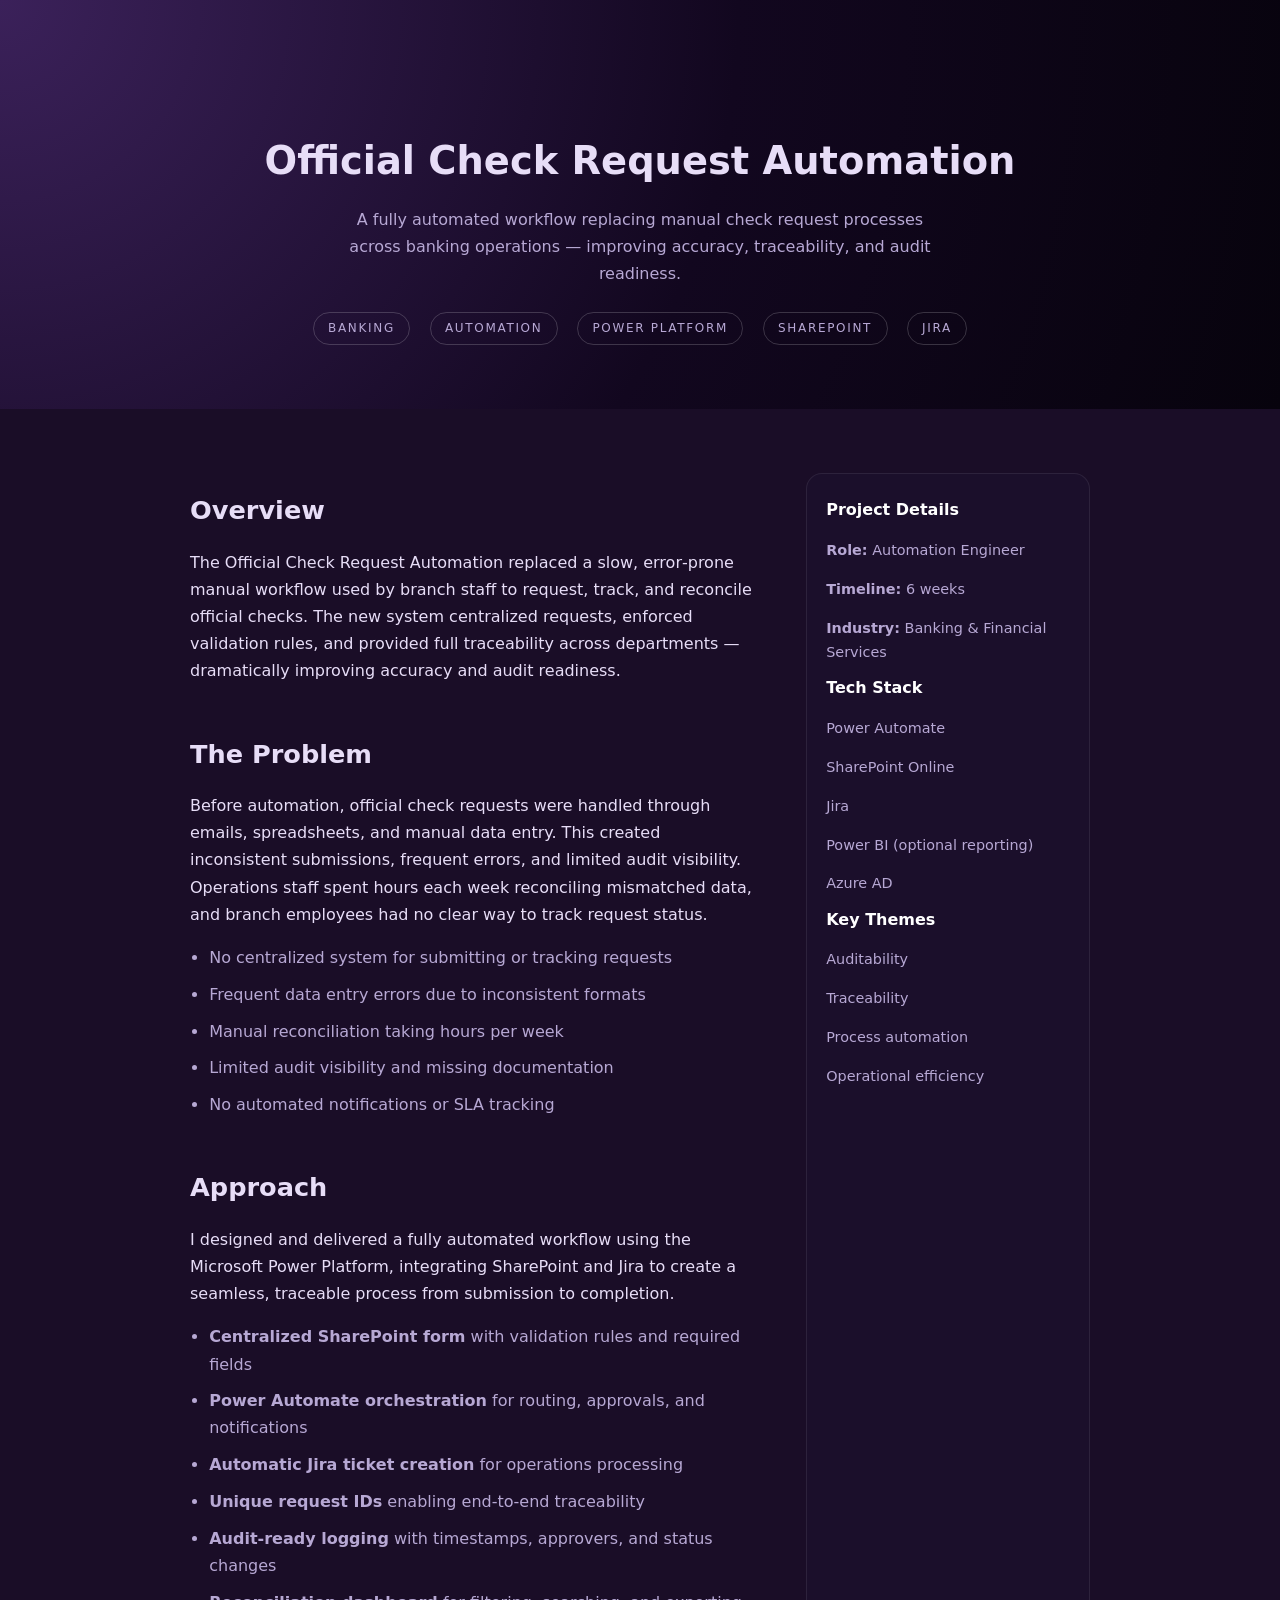
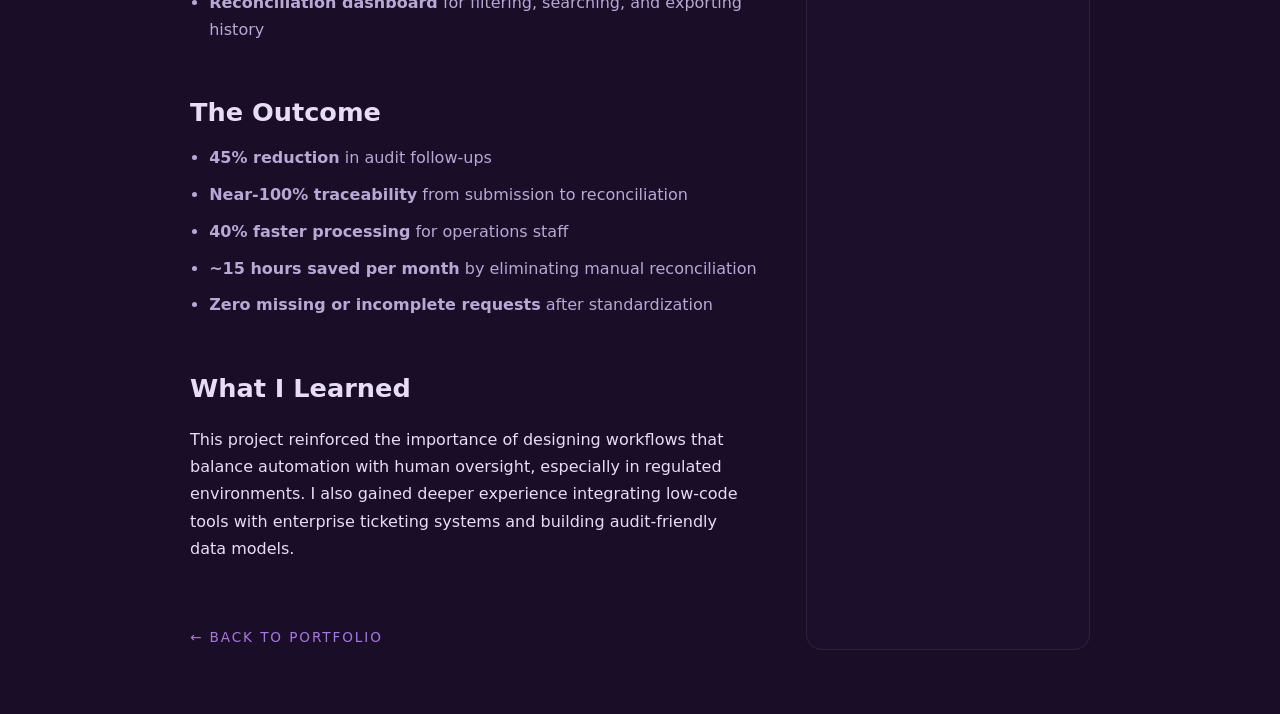
<file: case-official-check.html>
<!DOCTYPE html>
<html lang="en">
<head>
  <meta charset="UTF-8" />
  <meta name="viewport" content="width=device-width, initial-scale=1.0" />
  <title>Case Study – Official Check Request Automation</title>

  <style>
    :root {
      --primary: #2F1645;
      --primary-dark: #1A0D27;
      --accent: #A678E2;
      --text: #e7ddf7;
      --text-muted: #b7a8d4;
      --bg: #12071f;
      --panel: #1b0f2b;
      --max-width: 900px;
    }

    body {
      margin: 0;
      font-family: system-ui, sans-serif;
      background: var(--primary-dark);
      color: var(--text);
      line-height: 1.7;
    }

    a {
      color: var(--accent);
      text-decoration: none;
    }

    .container {
      max-width: var(--max-width);
      margin: 0 auto;
      padding: 2rem 1.5rem 4rem;
    }

    /* Hero */
    .hero {
      padding: 6rem 1.5rem 4rem;
      background: radial-gradient(circle at top left, #3b215a 0, #12071f 55%, #07030d 100%);
      text-align: center;
    }

    .hero-title {
      font-size: 2.4rem;
      font-weight: 700;
      margin-bottom: 0.8rem;
    }

    .hero-subtitle {
      max-width: 600px;
      margin: 0.5rem auto 1.5rem;
      color: var(--text-muted);
      font-size: 1rem;
    }

    .hero-meta {
      display: flex;
      justify-content: center;
      gap: 1.2rem;
      flex-wrap: wrap;
      margin-top: 1rem;
    }

    .badge {
      padding: 0.35rem 0.9rem;
      border-radius: 999px;
      border: 1px solid rgba(255, 255, 255, 0.18);
      font-size: 0.75rem;
      text-transform: uppercase;
      letter-spacing: 0.14em;
      color: var(--text-muted);
    }

    /* Section headings */
    h2 {
      font-size: 1.6rem;
      margin-top: 3rem;
      margin-bottom: 0.6rem;
      font-weight: 700;
    }

    p {
      margin-bottom: 1rem;
      color: var(--text);
    }

    ul {
      margin: 0.5rem 0 1.5rem 1.2rem;
      padding: 0;
    }

    li {
      margin-bottom: 0.6rem;
      color: var(--text-muted);
    }

    /* Side panel */
    .side-panel {
      background: var(--panel);
      border: 1px solid rgba(255, 255, 255, 0.08);
      padding: 1.4rem 1.2rem;
      border-radius: 16px;
      margin-top: 2rem;
    }

    .side-panel h3 {
      margin-top: 0;
      margin-bottom: 0.6rem;
      font-size: 1rem;
      color: #fff;
    }

    .side-panel p {
      margin-bottom: 0.6rem;
      color: var(--text-muted);
      font-size: 0.9rem;
    }

    .back-link {
      display: inline-block;
      margin-top: 3rem;
      font-size: 0.85rem;
      text-transform: uppercase;
      letter-spacing: 0.14em;
      color: var(--accent);
    }

    .back-link::before {
      content: "← ";
      color: var(--accent);
    }

    @media (min-width: 900px) {
      .case-layout {
        display: grid;
        grid-template-columns: 2fr 1fr;
        gap: 3rem;
      }
    }
  </style>
</head>

<body>

  <!-- Hero -->
  <section class="hero">
    <h1 class="hero-title">Official Check Request Automation</h1>
    <p class="hero-subtitle">
      A fully automated workflow replacing manual check request processes across banking operations — improving accuracy,
      traceability, and audit readiness.
    </p>

    <div class="hero-meta">
      <span class="badge">Banking</span>
      <span class="badge">Automation</span>
      <span class="badge">Power Platform</span>
      <span class="badge">SharePoint</span>
      <span class="badge">Jira</span>
    </div>
  </section>

  <!-- Case Study Content -->
  <div class="container case-layout">

    <div>
      <h2>Overview</h2>
      <p>
        The Official Check Request Automation replaced a slow, error‑prone manual workflow used by branch staff to request,
        track, and reconcile official checks. The new system centralized requests, enforced validation rules, and provided
        full traceability across departments — dramatically improving accuracy and audit readiness.
      </p>

      <h2>The Problem</h2>
      <p>
        Before automation, official check requests were handled through emails, spreadsheets, and manual data entry. This
        created inconsistent submissions, frequent errors, and limited audit visibility. Operations staff spent hours each
        week reconciling mismatched data, and branch employees had no clear way to track request status.
      </p>
      <ul>
        <li>No centralized system for submitting or tracking requests</li>
        <li>Frequent data entry errors due to inconsistent formats</li>
        <li>Manual reconciliation taking hours per week</li>
        <li>Limited audit visibility and missing documentation</li>
        <li>No automated notifications or SLA tracking</li>
      </ul>

      <h2>Approach</h2>
      <p>
        I designed and delivered a fully automated workflow using the Microsoft Power Platform, integrating SharePoint and
        Jira to create a seamless, traceable process from submission to completion.
      </p>

      <ul>
        <li><strong>Centralized SharePoint form</strong> with validation rules and required fields</li>
        <li><strong>Power Automate orchestration</strong> for routing, approvals, and notifications</li>
        <li><strong>Automatic Jira ticket creation</strong> for operations processing</li>
        <li><strong>Unique request IDs</strong> enabling end‑to‑end traceability</li>
        <li><strong>Audit‑ready logging</strong> with timestamps, approvers, and status changes</li>
        <li><strong>Reconciliation dashboard</strong> for filtering, searching, and exporting history</li>
      </ul>

      <h2>The Outcome</h2>
      <ul>
        <li><strong>45% reduction</strong> in audit follow‑ups</li>
        <li><strong>Near‑100% traceability</strong> from submission to reconciliation</li>
        <li><strong>40% faster processing</strong> for operations staff</li>
        <li><strong>~15 hours saved per month</strong> by eliminating manual reconciliation</li>
        <li><strong>Zero missing or incomplete requests</strong> after standardization</li>
      </ul>

      <h2>What I Learned</h2>
      <p>
        This project reinforced the importance of designing workflows that balance automation with human oversight,
        especially in regulated environments. I also gained deeper experience integrating low‑code tools with enterprise
        ticketing systems and building audit‑friendly data models.
      </p>

      <a href="index.html" class="back-link">Back to portfolio</a>
    </div>

    <!-- Side Panel -->
    <aside class="side-panel">
      <h3>Project Details</h3>
      <p><strong>Role:</strong> Automation Engineer</p>
      <p><strong>Timeline:</strong> 6 weeks</p>
      <p><strong>Industry:</strong> Banking & Financial Services</p>

      <h3>Tech Stack</h3>
      <p>Power Automate</p>
      <p>SharePoint Online</p>
      <p>Jira</p>
      <p>Power BI (optional reporting)</p>
      <p>Azure AD</p>

      <h3>Key Themes</h3>
      <p>Auditability</p>
      <p>Traceability</p>
      <p>Process automation</p>
      <p>Operational efficiency</p>
    </aside>

  </div>

</body>
</file>
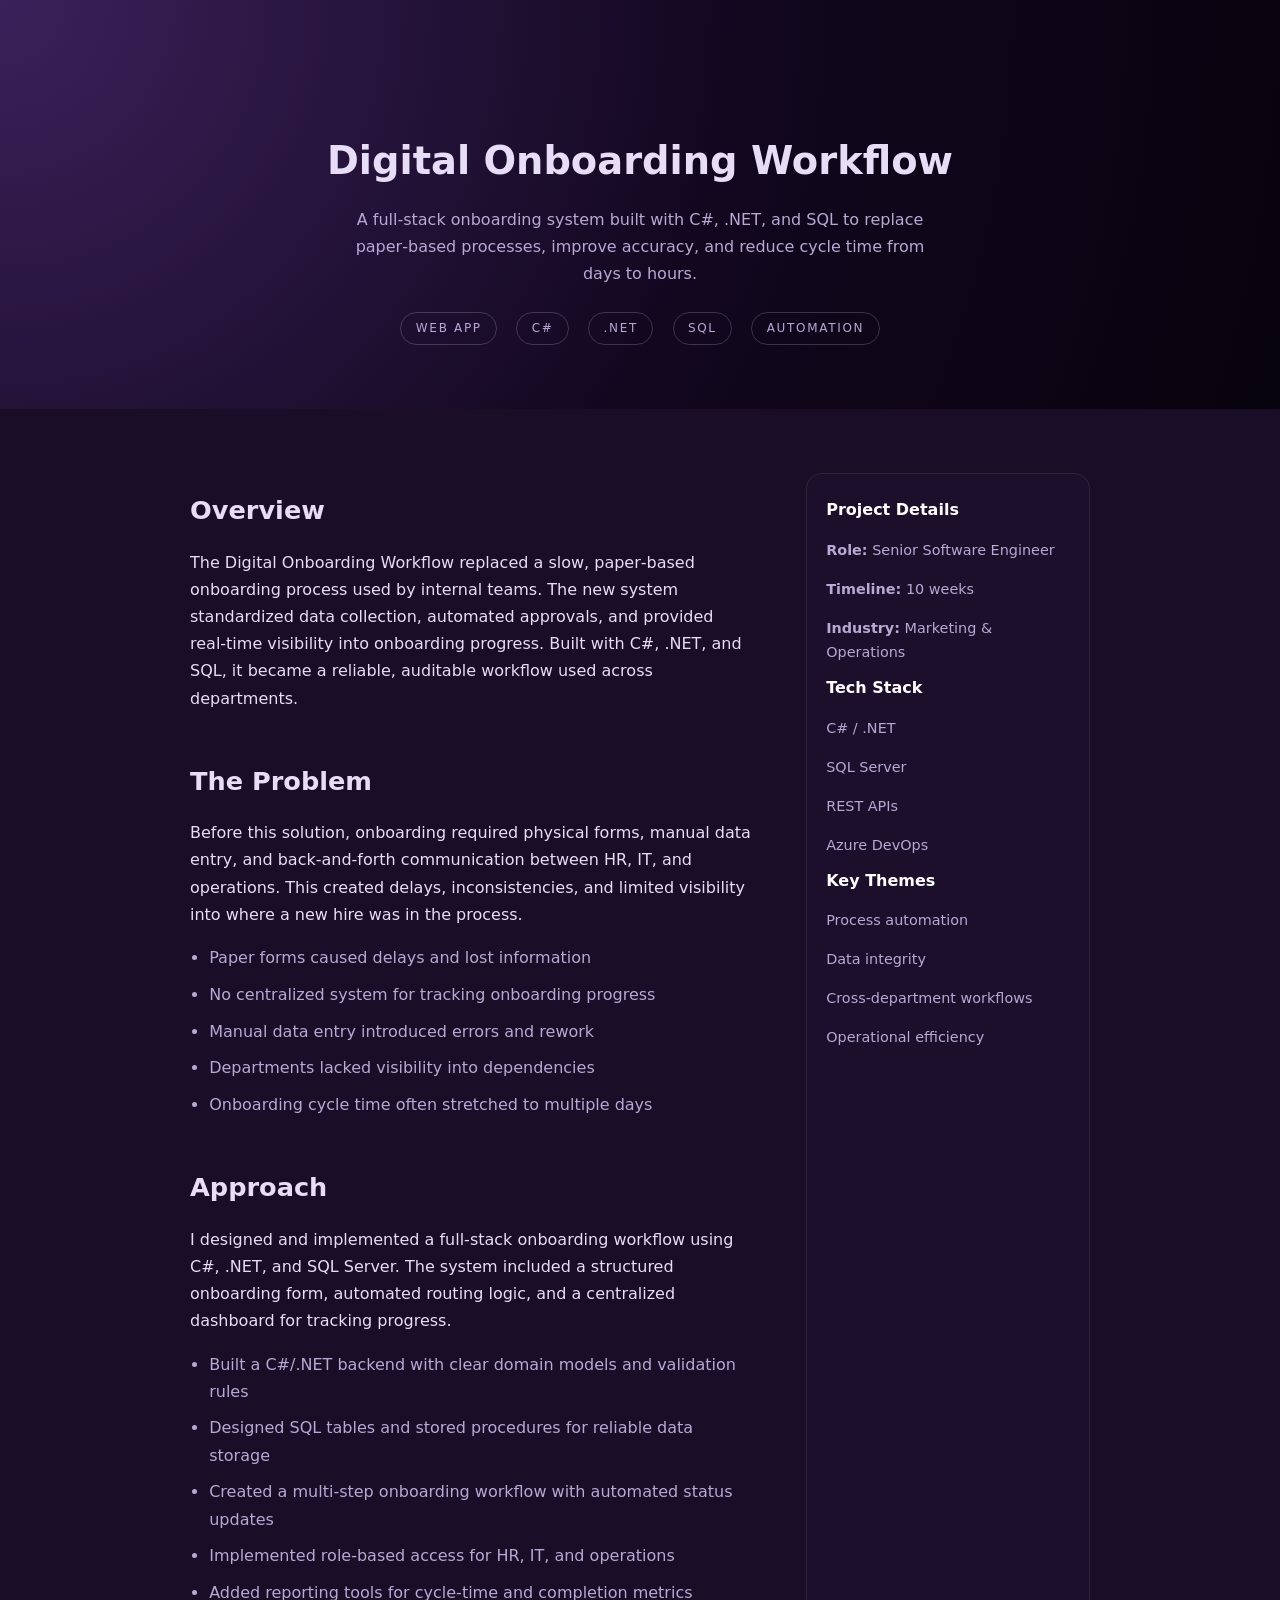
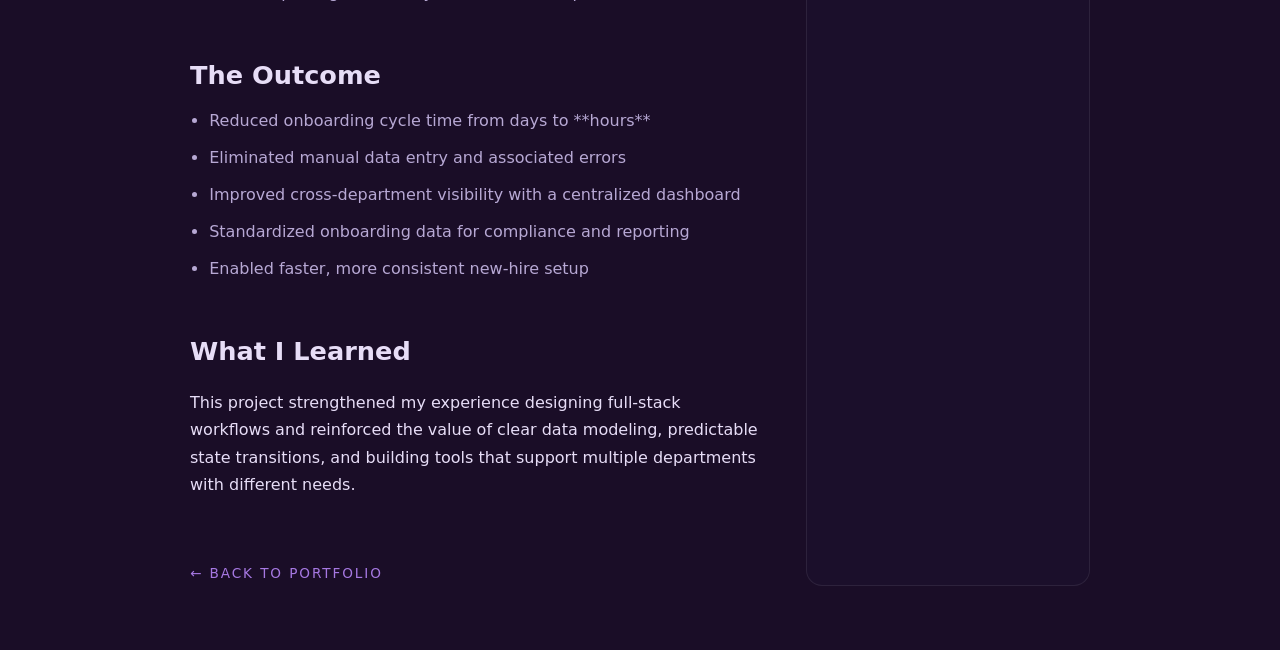
<file: case-onboarding.html>
<!DOCTYPE html>
<html lang="en">
<head>
  <meta charset="UTF-8" />
  <meta name="viewport" content="width=device-width, initial-scale=1.0" />
  <title>Case Study – Digital Onboarding Workflow</title>

  <style>
    :root {
      --primary: #2F1645;
      --primary-dark: #1A0D27;
      --accent: #A678E2;
      --text: #e7ddf7;
      --text-muted: #b7a8d4;
      --bg: #12071f;
      --panel: #1b0f2b;
      --max-width: 900px;
    }

    body {
      margin: 0;
      font-family: system-ui, sans-serif;
      background: var(--primary-dark);
      color: var(--text);
      line-height: 1.7;
    }

    a {
      color: var(--accent);
      text-decoration: none;
    }

    .container {
      max-width: var(--max-width);
      margin: 0 auto;
      padding: 2rem 1.5rem 4rem;
    }

    /* Hero */
    .hero {
      padding: 6rem 1.5rem 4rem;
      background: radial-gradient(circle at top left, #3b215a 0, #12071f 55%, #07030d 100%);
      text-align: center;
    }

    .hero-title {
      font-size: 2.4rem;
      font-weight: 700;
      margin-bottom: 0.8rem;
    }

    .hero-subtitle {
      max-width: 600px;
      margin: 0.5rem auto 1.5rem;
      color: var(--text-muted);
      font-size: 1rem;
    }

    .hero-meta {
      display: flex;
      justify-content: center;
      gap: 1.2rem;
      flex-wrap: wrap;
      margin-top: 1rem;
    }

    .badge {
      padding: 0.35rem 0.9rem;
      border-radius: 999px;
      border: 1px solid rgba(255, 255, 255, 0.18);
      font-size: 0.75rem;
      text-transform: uppercase;
      letter-spacing: 0.14em;
      color: var(--text-muted);
    }

    /* Section headings */
    h2 {
      font-size: 1.6rem;
      margin-top: 3rem;
      margin-bottom: 0.6rem;
      font-weight: 700;
    }

    p {
      margin-bottom: 1rem;
      color: var(--text);
    }

    ul {
      margin: 0.5rem 0 1.5rem 1.2rem;
      padding: 0;
    }

    li {
      margin-bottom: 0.6rem;
      color: var(--text-muted);
    }

    /* Side panel */
    .side-panel {
      background: var(--panel);
      border: 1px solid rgba(255, 255, 255, 0.08);
      padding: 1.4rem 1.2rem;
      border-radius: 16px;
      margin-top: 2rem;
    }

    .side-panel h3 {
      margin-top: 0;
      margin-bottom: 0.6rem;
      font-size: 1rem;
      color: #fff;
    }

    .side-panel p {
      margin-bottom: 0.6rem;
      color: var(--text-muted);
      font-size: 0.9rem;
    }

    .back-link {
      display: inline-block;
      margin-top: 3rem;
      font-size: 0.85rem;
      text-transform: uppercase;
      letter-spacing: 0.14em;
      color: var(--accent);
    }

    .back-link::before {
      content: "← ";
      color: var(--accent);
    }

    @media (min-width: 900px) {
      .case-layout {
        display: grid;
        grid-template-columns: 2fr 1fr;
        gap: 3rem;
      }
    }
  </style>
</head>

<body>

  <!-- Hero -->
  <section class="hero">
    <h1 class="hero-title">Digital Onboarding Workflow</h1>
    <p class="hero-subtitle">
      A full‑stack onboarding system built with C#, .NET, and SQL to replace paper‑based processes, improve accuracy, and
      reduce cycle time from days to hours.
    </p>

    <div class="hero-meta">
      <span class="badge">Web App</span>
      <span class="badge">C#</span>
      <span class="badge">.NET</span>
      <span class="badge">SQL</span>
      <span class="badge">Automation</span>
    </div>
  </section>

  <!-- Content -->
  <div class="container case-layout">

    <div>
      <h2>Overview</h2>
      <p>
        The Digital Onboarding Workflow replaced a slow, paper‑based onboarding process used by internal teams. The new
        system standardized data collection, automated approvals, and provided real‑time visibility into onboarding
        progress. Built with C#, .NET, and SQL, it became a reliable, auditable workflow used across departments.
      </p>

      <h2>The Problem</h2>
      <p>
        Before this solution, onboarding required physical forms, manual data entry, and back‑and‑forth communication
        between HR, IT, and operations. This created delays, inconsistencies, and limited visibility into where a new hire
        was in the process.
      </p>

      <ul>
        <li>Paper forms caused delays and lost information</li>
        <li>No centralized system for tracking onboarding progress</li>
        <li>Manual data entry introduced errors and rework</li>
        <li>Departments lacked visibility into dependencies</li>
        <li>Onboarding cycle time often stretched to multiple days</li>
      </ul>

      <h2>Approach</h2>
      <p>
        I designed and implemented a full‑stack onboarding workflow using C#, .NET, and SQL Server. The system included a
        structured onboarding form, automated routing logic, and a centralized dashboard for tracking progress.
      </p>

      <ul>
        <li>Built a C#/.NET backend with clear domain models and validation rules</li>
        <li>Designed SQL tables and stored procedures for reliable data storage</li>
        <li>Created a multi‑step onboarding workflow with automated status updates</li>
        <li>Implemented role‑based access for HR, IT, and operations</li>
        <li>Added reporting tools for cycle‑time and completion metrics</li>
      </ul>

      <h2>The Outcome</h2>
      <ul>
        <li>Reduced onboarding cycle time from days to **hours**</li>
        <li>Eliminated manual data entry and associated errors</li>
        <li>Improved cross‑department visibility with a centralized dashboard</li>
        <li>Standardized onboarding data for compliance and reporting</li>
        <li>Enabled faster, more consistent new‑hire setup</li>
      </ul>

      <h2>What I Learned</h2>
      <p>
        This project strengthened my experience designing full‑stack workflows and reinforced the value of clear data
        modeling, predictable state transitions, and building tools that support multiple departments with different needs.
      </p>

      <a href="index.html" class="back-link">Back to portfolio</a>
    </div>

    <!-- Side Panel -->
    <aside class="side-panel">
      <h3>Project Details</h3>
      <p><strong>Role:</strong> Senior Software Engineer</p>
      <p><strong>Timeline:</strong> 10 weeks</p>
      <p><strong>Industry:</strong> Marketing & Operations</p>

      <h3>Tech Stack</h3>
      <p>C# / .NET</p>
      <p>SQL Server</p>
      <p>REST APIs</p>
      <p>Azure DevOps</p>

      <h3>Key Themes</h3>
      <p>Process automation</p>
      <p>Data integrity</p>
      <p>Cross‑department workflows</p>
      <p>Operational efficiency</p>
    </aside>

  </div>

</body>
</html>
</file>
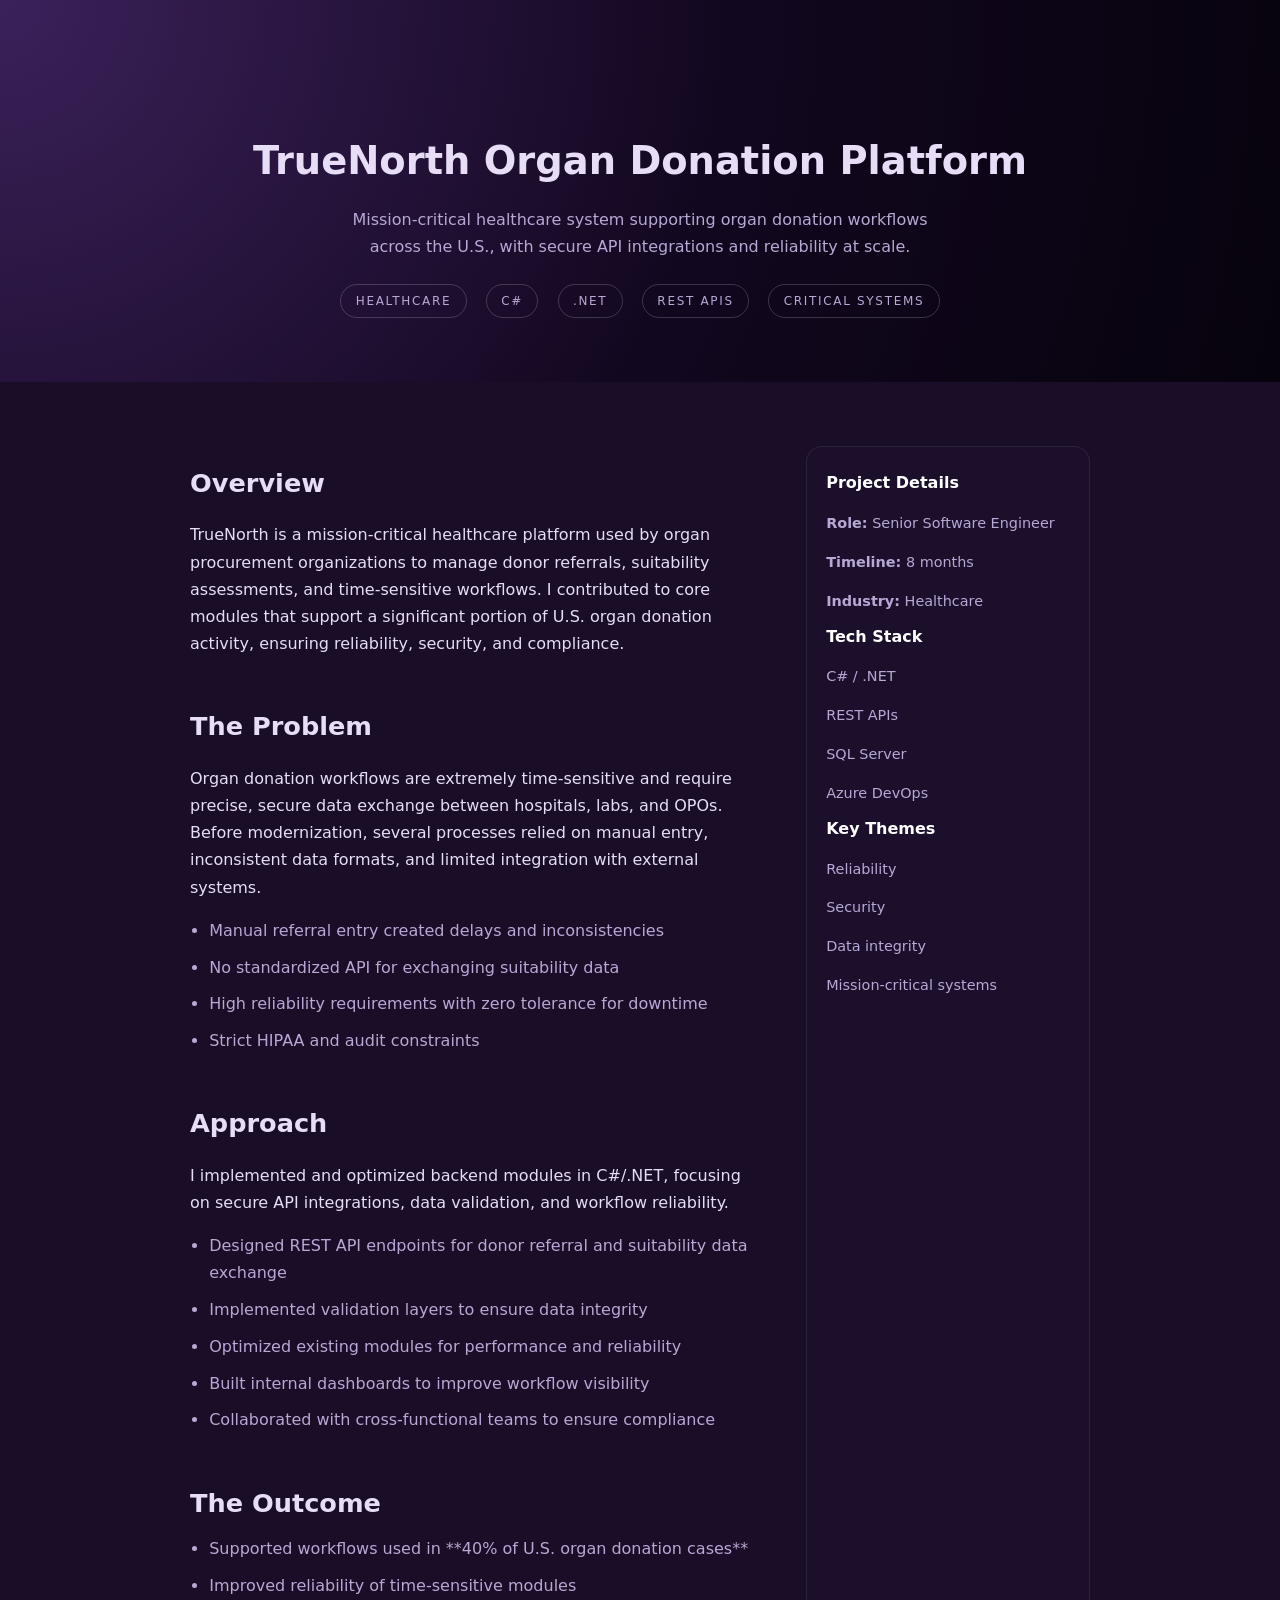
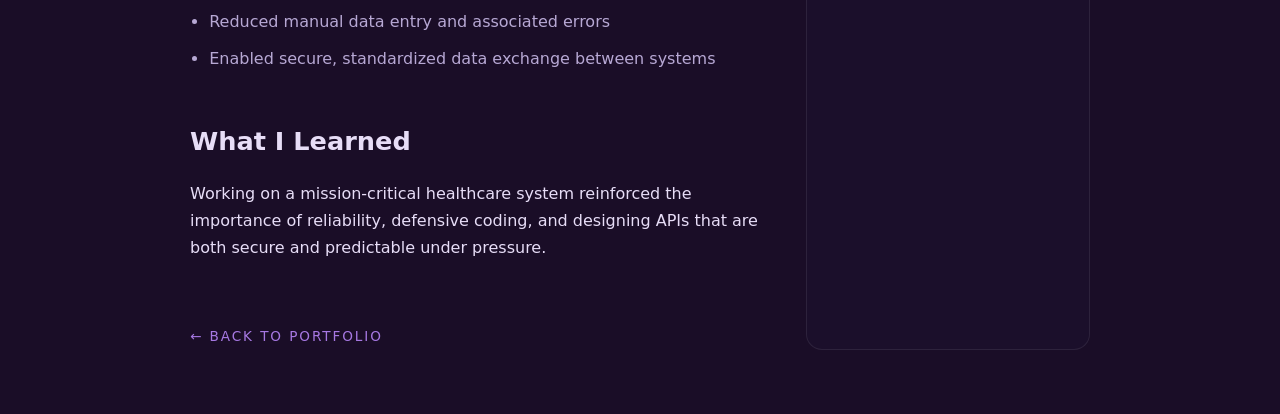
<file: case-truenorth.html>
<!DOCTYPE html>
<html lang="en">
<head>
  <meta charset="UTF-8" />
  <meta name="viewport" content="width=device-width, initial-scale=1.0" />
  <title>Case Study – TrueNorth Organ Donation Platform</title>

  <style>
    :root {
      --primary: #2F1645;
      --primary-dark: #1A0D27;
      --accent: #A678E2;
      --text: #e7ddf7;
      --text-muted: #b7a8d4;
      --bg: #12071f;
      --panel: #1b0f2b;
      --max-width: 900px;
    }

    body {
      margin: 0;
      font-family: system-ui, sans-serif;
      background: var(--primary-dark);
      color: var(--text);
      line-height: 1.7;
    }

    a {
      color: var(--accent);
      text-decoration: none;
    }

    .container {
      max-width: var(--max-width);
      margin: 0 auto;
      padding: 2rem 1.5rem 4rem;
    }

    .hero {
      padding: 6rem 1.5rem 4rem;
      background: radial-gradient(circle at top left, #3b215a 0, #12071f 55%, #07030d 100%);
      text-align: center;
    }

    .hero-title {
      font-size: 2.4rem;
      font-weight: 700;
      margin-bottom: 0.8rem;
    }

    .hero-subtitle {
      max-width: 600px;
      margin: 0.5rem auto 1.5rem;
      color: var(--text-muted);
      font-size: 1rem;
    }

    .hero-meta {
      display: flex;
      justify-content: center;
      gap: 1.2rem;
      flex-wrap: wrap;
      margin-top: 1rem;
    }

    .badge {
      padding: 0.35rem 0.9rem;
      border-radius: 999px;
      border: 1px solid rgba(255, 255, 255, 0.18);
      font-size: 0.75rem;
      text-transform: uppercase;
      letter-spacing: 0.14em;
      color: var(--text-muted);
    }

    h2 {
      font-size: 1.6rem;
      margin-top: 3rem;
      margin-bottom: 0.6rem;
      font-weight: 700;
    }

    p {
      margin-bottom: 1rem;
      color: var(--text);
    }

    ul {
      margin: 0.5rem 0 1.5rem 1.2rem;
      padding: 0;
    }

    li {
      margin-bottom: 0.6rem;
      color: var(--text-muted);
    }

    .side-panel {
      background: var(--panel);
      border: 1px solid rgba(255, 255, 255, 0.08);
      padding: 1.4rem 1.2rem;
      border-radius: 16px;
      margin-top: 2rem;
    }

    .side-panel h3 {
      margin-top: 0;
      margin-bottom: 0.6rem;
      font-size: 1rem;
      color: #fff;
    }

    .side-panel p {
      margin-bottom: 0.6rem;
      color: var(--text-muted);
      font-size: 0.9rem;
    }

    .back-link {
      display: inline-block;
      margin-top: 3rem;
      font-size: 0.85rem;
      text-transform: uppercase;
      letter-spacing: 0.14em;
      color: var(--accent);
    }

    .back-link::before {
      content: "← ";
      color: var(--accent);
    }

    @media (min-width: 900px) {
      .case-layout {
        display: grid;
        grid-template-columns: 2fr 1fr;
        gap: 3rem;
      }
    }
  </style>
</head>

<body>

  <section class="hero">
    <h1 class="hero-title">TrueNorth Organ Donation Platform</h1>
    <p class="hero-subtitle">
      Mission‑critical healthcare system supporting organ donation workflows across the U.S., with secure API integrations
      and reliability at scale.
    </p>

    <div class="hero-meta">
      <span class="badge">Healthcare</span>
      <span class="badge">C#</span>
      <span class="badge">.NET</span>
      <span class="badge">REST APIs</span>
      <span class="badge">Critical systems</span>
    </div>
  </section>

  <div class="container case-layout">

    <div>
      <h2>Overview</h2>
      <p>
        TrueNorth is a mission‑critical healthcare platform used by organ procurement organizations to manage donor
        referrals, suitability assessments, and time‑sensitive workflows. I contributed to core modules that support a
        significant portion of U.S. organ donation activity, ensuring reliability, security, and compliance.
      </p>

      <h2>The Problem</h2>
      <p>
        Organ donation workflows are extremely time‑sensitive and require precise, secure data exchange between hospitals,
        labs, and OPOs. Before modernization, several processes relied on manual entry, inconsistent data formats, and
        limited integration with external systems.
      </p>
      <ul>
        <li>Manual referral entry created delays and inconsistencies</li>
        <li>No standardized API for exchanging suitability data</li>
        <li>High reliability requirements with zero tolerance for downtime</li>
        <li>Strict HIPAA and audit constraints</li>
      </ul>

      <h2>Approach</h2>
      <p>
        I implemented and optimized backend modules in C#/.NET, focusing on secure API integrations, data validation, and
        workflow reliability.
      </p>
      <ul>
        <li>Designed REST API endpoints for donor referral and suitability data exchange</li>
        <li>Implemented validation layers to ensure data integrity</li>
        <li>Optimized existing modules for performance and reliability</li>
        <li>Built internal dashboards to improve workflow visibility</li>
        <li>Collaborated with cross‑functional teams to ensure compliance</li>
      </ul>

      <h2>The Outcome</h2>
      <ul>
        <li>Supported workflows used in **40% of U.S. organ donation cases**</li>
        <li>Improved reliability of time‑sensitive modules</li>
        <li>Reduced manual data entry and associated errors</li>
        <li>Enabled secure, standardized data exchange between systems</li>
      </ul>

      <h2>What I Learned</h2>
      <p>
        Working on a mission‑critical healthcare system reinforced the importance of reliability, defensive coding, and
        designing APIs that are both secure and predictable under pressure.
      </p>

      <a href="index.html" class="back-link">Back to portfolio</a>
    </div>

    <aside class="side-panel">
      <h3>Project Details</h3>
      <p><strong>Role:</strong> Senior Software Engineer</p>
      <p><strong>Timeline:</strong> 8 months</p>
      <p><strong>Industry:</strong> Healthcare</p>

      <h3>Tech Stack</h3>
      <p>C# / .NET</p>
      <p>REST APIs</p>
      <p>SQL Server</p>
      <p>Azure DevOps</p>

      <h3>Key Themes</h3>
      <p>Reliability</p>
      <p>Security</p>
      <p>Data integrity</p>
      <p>Mission‑critical systems</p>
    </aside>

  </div>

</body>
</html>
</file>
<file: styles.css>
:root {
      --primary: #2F1645;
      --primary-dark: #1A0D27;
      --accent: #A678E2;
      --light: #f7f2fb;
      --text: #e7ddf7;
      --text-muted: #b7a8d4;
      --max-width: 1100px;
    }

    * {
      box-sizing: border-box;
      margin: 0;
      padding: 0;
    }

    body {
      font-family: system-ui, -apple-system, BlinkMacSystemFont, "Segoe UI", sans-serif;
      background: var(--primary-dark);
      color: var(--text);
      line-height: 1.6;
    }

    img {
      max-width: 100%;
      display: block;
    }

    a {
      color: inherit;
      text-decoration: none;
    }

    .container {
      width: 100%;
      max-width: var(--max-width);
      margin: 0 auto;
      padding: 0 1.5rem;
    }

    .btn {
      display: inline-block;
      padding: 0.8rem 1.8rem;
      border-radius: 999px;
      border: 1px solid var(--accent);
      font-size: 0.85rem;
      letter-spacing: 0.12em;
      text-transform: uppercase;
      font-weight: 600;
      transition: all 0.2s ease;
      background: var(--accent);
      color: var(--primary-dark);
    }

    .btn-outline {
      background: transparent;
      color: var(--accent);
    }

    .btn:hover {
      transform: translateY(-1px);
      box-shadow: 0 10px 25px rgba(0, 0, 0, 0.35);
      background: #fff;
      color: var(--primary);
    }

    header {
      position: fixed;
      top: 0;
      left: 0;
      right: 0;
      z-index: 100;
      background: rgba(15, 7, 30, 0.96);
      backdrop-filter: blur(10px);
      border-bottom: 1px solid rgba(255, 255, 255, 0.06);
    }

    .nav {
      display: flex;
      align-items: center;
      justify-content: space-between;
      height: 70px;
    }

    .logo {
      font-weight: 800;
      letter-spacing: 0.18em;
      text-transform: uppercase;
      font-size: 0.9rem;
    }

    .logo span {
      color: var(--accent);
    }

    .nav-links {
      display: flex;
      gap: 2rem;
      font-size: 0.8rem;
      text-transform: uppercase;
      letter-spacing: 0.16em;
    }

    .nav-links a {
      position: relative;
      padding-bottom: 4px;
      color: var(--text-muted);
    }

    .nav-links a::after {
      content: "";
      position: absolute;
      left: 0;
      bottom: 0;
      width: 0;
      height: 2px;
      background: var(--accent);
      transition: width 0.2s ease;
    }

    .nav-links a:hover {
      color: #fff;
    }

    .nav-links a:hover::after {
      width: 100%;
    }

    main {
      padding-top: 70px;
    }

    .hero {
      min-height: 100vh;
      display: flex;
      align-items: center;
      background: radial-gradient(circle at top left, #3b215a 0, #12071f 55%, #07030d 100%);
      padding: 4rem 0;
    }

    .hero-inner {
      display: grid;
      grid-template-columns: minmax(0, 1.2fr) minmax(0, 1fr);
      gap: 3rem;
      align-items: center;
    }

    .hero-kicker {
      text-transform: uppercase;
      letter-spacing: 0.25em;
      font-size: 0.7rem;
      color: var(--text-muted);
      margin-bottom: 1rem;
    }

    .hero-title {
      font-size: clamp(2.6rem, 4vw, 3.4rem);
      line-height: 1.1;
      margin-bottom: 1rem;
    }

    .hero-title span {
      color: var(--accent);
    }

    .hero-subtitle {
      max-width: 460px;
      color: var(--text-muted);
      margin-bottom: 2rem;
      font-size: 0.98rem;
    }

    .hero-actions {
      display: flex;
      flex-wrap: wrap;
      gap: 1rem;
      margin-bottom: 2.5rem;
    }

    .hero-meta {
      display: flex;
      flex-wrap: wrap;
      gap: 2.5rem;
      font-size: 0.8rem;
      text-transform: uppercase;
      letter-spacing: 0.16em;
      color: var(--text-muted);
    }

    .hero-meta strong {
      display: block;
      font-size: 1.1rem;
      color: #fff;
      margin-bottom: 0.2rem;
    }

    .hero-panel {
      position: relative;
      border-radius: 24px;
      overflow: hidden;
      background: linear-gradient(145deg, #2F1645, #12071f);
      padding: 1.8rem 1.6rem;
      border: 1px solid rgba(255, 255, 255, 0.08);
    }

    .hero-panel-title {
      font-size: 0.85rem;
      text-transform: uppercase;
      letter-spacing: 0.18em;
      color: var(--text-muted);
      margin-bottom: 1rem;
    }

    .hero-panel-list {
      list-style: none;
      font-size: 0.9rem;
      display: grid;
      gap: 0.6rem;
      color: var(--text);
    }

    .hero-panel-tag {
      display: inline-block;
      margin-top: 1.2rem;
      padding: 0.35rem 0.9rem;
      border-radius: 999px;
      border: 1px solid rgba(255, 255, 255, 0.18);
      font-size: 0.7rem;
      text-transform: uppercase;
      letter-spacing: 0.16em;
      color: var(--text-muted);
    }

    section {
      padding: 5rem 0;
    }

    .section-header {
      text-align: center;
      margin-bottom: 3rem;
    }

    .section-kicker {
      text-transform: uppercase;
      letter-spacing: 0.22em;
      font-size: 0.7rem;
      color: var(--text-muted);
      margin-bottom: 0.6rem;
    }

    .section-title {
      font-size: 2rem;
      margin-bottom: 0.6rem;
    }

    .section-subtitle {
      max-width: 520px;
      margin: 0.5rem auto 0;
      color: var(--text-muted);
      font-size: 0.95rem;
    }

    .projects {
      background: #12071f;
    }

    .projects-grid {
      display: grid;
      grid-template-columns: repeat(auto-fit, minmax(260px, 1fr));
      gap: 1.8rem;
    }

    .project-card {
      position: relative;
      border-radius: 18px;
      overflow: hidden;
      background: #1b0f2b;
      border: 1px solid rgba(255, 255, 255, 0.06);
      padding: 1.4rem 1.4rem 1.6rem;
      display: flex;
      flex-direction: column;
      gap: 0.8rem;
    }

    .project-tag {
      font-size: 0.7rem;
      text-transform: uppercase;
      letter-spacing: 0.16em;
      color: var(--text-muted);
    }

    .project-title {
      font-size: 1.05rem;
      font-weight: 600;
    }

    .project-desc {
      font-size: 0.9rem;
      color: var(--text-muted);
    }

    .project-tech {
      display: flex;
      flex-wrap: wrap;
      gap: 0.4rem;
      margin-top: 0.4rem;
    }

    .badge {
      font-size: 0.7rem;
      text-transform: uppercase;
      letter-spacing: 0.14em;
      padding: 0.25rem 0.7rem;
      border-radius: 999px;
      border: 1px solid rgba(255, 255, 255, 0.16);
      color: var(--text-muted);
    }

    .project-links {
      margin-top: 0.8rem;
      display: flex;
      gap: 0.8rem;
      font-size: 0.8rem;
    }

    .project-links a {
      color: var(--accent);
    }

    .about {
      background: var(--primary-dark);
    }

    .about-inner {
      display: grid;
      grid-template-columns: minmax(0, 1.2fr) minmax(0, 1fr);
      gap: 3rem;
      align-items: flex-start;
    }

    .about-text p {
      margin-bottom: 1rem;
      color: var(--text-muted);
      font-size: 0.95rem;
    }

    .skills-grid {
      display: grid;
      grid-template-columns: repeat(auto-fit, minmax(180px, 1fr));
      gap: 1.4rem;
      margin-top: 1.5rem;
      font-size: 0.9rem;
    }

    .skills-group-title {
      font-size: 0.8rem;
      text-transform: uppercase;
      letter-spacing: 0.16em;
      color: var(--text-muted);
      margin-bottom: 0.4rem;
    }

    .skills-group-list {
      list-style: none;
      color: var(--text);
    }

    .resume-panel {
      border-radius: 20px;
      background: #1b0f2b;
      border: 1px solid rgba(255, 255, 255, 0.08);
      padding: 1.6rem 1.5rem;
      font-size: 0.9rem;
    }

    .resume-panel h3 {
      font-size: 1rem;
      margin-bottom: 0.6rem;
    }

    .resume-meta {
      font-size: 0.8rem;
      color: var(--text-muted);
      margin-bottom: 0.8rem;
    }

    .resume-link {
      display: inline-flex;
      align-items: center;
      gap: 0.4rem;
      margin-top: 1rem;
      font-size: 0.8rem;
      color: var(--accent);
      text-transform: uppercase;
      letter-spacing: 0.14em;
    }

    .resume-link::after {
      content: "↗";
      font-size: 0.9rem;
    }

    .contact {
      background: #12071f;
    }

    .contact-inner {
      display: grid;
      grid-template-columns: minmax(0, 1.1fr) minmax(0, 1fr);
      gap: 3rem;
      align-items: flex-start;
    }

    .contact-form {
      display: grid;
      gap: 1rem;
    }

    .field {
      display: flex;
      flex-direction: column;
      gap: 0.3rem;
      font-size: 0.85rem;
    }

    .field label {
      text-transform: uppercase;
      letter-spacing: 0.16em;
      color: var(--text-muted);
    }

    .field input,
    .field textarea {
      border-radius: 999px;
      border: 1px solid rgba(255, 255, 255, 0.16);
      padding: 0.8rem 1rem;
      font: inherit;
      background: #1b0f2b;
      color: var(--text);
      outline: none;
      transition: border-color 0.2s ease, box-shadow 0.2s ease;
    }
    

    .field textarea {
      border-radius: 18px;
      min-height: 120px;
      resize: vertical;
    }

    .field input::placeholder,
    .field textarea::placeholder {
      color: var(--text-muted);
    }

    .field input:focus,
    .field textarea:focus {
      border-color: var(--accent);
      box-shadow: 0 0 0 1px var(--accent);
    }

    .contact-info {
      font-size: 0.9rem;
      color: var(--text-muted);
      display: flex;
      flex-direction: column;
      gap: 1.2rem;
    }

    .contact-info h3 {
      font-size: 1rem;
      color: #fff;
    }

    .contact-item span {
      display: block;
      font-size: 0.75rem;
      text-transform: uppercase;
      letter-spacing: 0.16em;
      color: var(--text-muted);
      margin-bottom: 0.2rem;
    }

    .newsletter {
      padding: 3rem 0 2rem;
      background: #07030d;
      text-align: center;
    }

    .newsletter-inner {
      max-width: 520px;
      margin: 0 auto 2rem;
    }

    .newsletter-title {
      font-size: 1.4rem;
      margin-bottom: 0.6rem;
    }

    .newsletter-subtitle {
      font-size: 0.9rem;
      color: var(--text-muted);
    }

    .newsletter-form {
      margin-top: 1.5rem;
      display: flex;
      flex-wrap: wrap;
      gap: 0.8rem;
      justify-content: center;
    }

    .newsletter-form input {
      min-width: 220px;
      border-radius: 999px;
      border: 1px solid rgba(255, 255, 255, 0.16);
      padding: 0.8rem 1rem;
      background: #12071f;
      color: var(--text);
      font: inherit;
      outline: none;
    }

    .newsletter-form input::placeholder {
      color: var(--text-muted);
    }

    .newsletter-form input:focus {
      border-color: var(--accent);
    }

    footer {
      border-top: 1px solid rgba(255, 255, 255, 0.12);
      padding-top: 1.5rem;
      font-size: 0.8rem;
      color: var(--text-muted);
      text-align: center;
    }

    @media (max-width: 900px) {
      .hero-inner,
      .about-inner,
      .contact-inner {
        grid-template-columns: 1fr;
      }

      .hero {
        padding-top: 5rem;
      }

      .nav-links {
        display: none;
      }
    }
      :root {
    --primary: #2F1645;
    --primary-dark: #1A0D27;
    --accent: #A678E2;
    --text: #e7ddf7;
    --text-muted: #b7a8d4;
    --panel: #1b0f2b;
  }

  .contact-form {
    display: flex;
    flex-direction: column;
    gap: 1rem;
    max-width: 500px;
  }




  .contact-btn {
    padding: 0.9rem 1rem;
    background: var(--accent);
    color: #fff;
    border: none;
    border-radius: 10px;
    font-size: 1rem;
    cursor: pointer;
    transition: opacity 0.2s ease, transform 0.2s ease;
  }

  .contact-btn:hover {
    opacity: 0.85;
    transform: translateY(-2px);
  }

  /* POPUP STYLING */
  .contact-popup {
    display: none;
    position: fixed;
    top: 50%;
    left: 50%;
    transform: translate(-50%, -50%);
    background: var(--primary);
    padding: 1.8rem 2.4rem;
    border-radius: 16px;
    box-shadow: 0 12px 40px rgba(0,0,0,0.45);
    color: var(--text);
    font-size: 1.1rem;
    text-align: center;
    z-index: 9999;
    opacity: 0;
    animation: fadeIn 0.4s forwards;
  }

  @keyframes fadeIn {
    from { opacity: 0; transform: translate(-50%, -48%); }
    to { opacity: 1; transform: translate(-50%, -50%); }
  }
  .subscribe-form {
    display: flex;
    gap: 0.6rem;
    max-width: 420px;
    margin-top: 1rem;
  }

  .subscribe-form input {
    flex: 1;
    padding: 0.9rem 1rem;
    border-radius: 10px;
    border: 1px solid rgba(255,255,255,0.15);
    background: var(--panel);
    color: var(--text);
    font-size: 1rem;
    outline: none;
    transition: border 0.2s ease, box-shadow 0.2s ease;
  }

  .subscribe-form input:focus {
    border-color: var(--accent);
    box-shadow: 0 0 8px rgba(166,120,226,0.4);
  }

  .subscribe-btn {
    padding: 0.9rem 1rem;
    background: var(--accent);
    color: #fff;
    border: none;
    border-radius: 10px;
    font-size: 1rem;
    cursor: pointer;
    transition: opacity 0.2s ease, transform 0.2s ease;
    white-space: nowrap;
  }

  .subscribe-btn:hover {
    opacity: 0.85;
    transform: translateY(-2px);
  }
  /* forms.css */

:root {
  --primary: #2F1645;
  --primary-dark: #1A0D27;
  --accent: #A678E2;
  --text: #e7ddf7;
  --text-muted: #b7a8d4;
  --panel: #1b0f2b;
}

/* CONTACT + SUBSCRIBE FORMS */
.contact-form,
.subscribe-form {
  display: flex;
  padding-top:30px;
  flex-direction: column;
  gap: 1rem;
  max-width: 500px;
}

.subscribe-form {
  flex-direction: row;
  max-width: 420px;
}


.contact-btn,
.subscribe-btn {
  padding: 0.9rem 1rem;
  background: var(--accent);
  color: #fff;
  border: none;
  border-radius: 10px;
  font-size: 1rem;
  cursor: pointer;
  transition: opacity 0.2s ease, transform 0.2s ease;
  white-space: nowrap;
}

.contact-btn:hover,
.subscribe-btn:hover {
  opacity: 0.85;
  transform: translateY(-2px);
}

/* POPUPS */
.contact-popup {
  display: none;
  position: fixed;
  top: 50%;
  left: 50%;
  transform: translate(-50%, -50%);
  background: var(--primary);
  padding: 1.8rem 2.4rem;
  border-radius: 16px;
  box-shadow: 0 12px 40px rgba(0,0,0,0.45);
  color: var(--text);
  font-size: 1.1rem;
  text-align: center;
  z-index: 9999;
  opacity: 0;
  animation: fadeIn 0.4s forwards;
}

@keyframes fadeIn {
  from { opacity: 0; transform: translate(-50%, -48%); }
  to { opacity: 1; transform: translate(-50%, -50%); }
}
</file>
